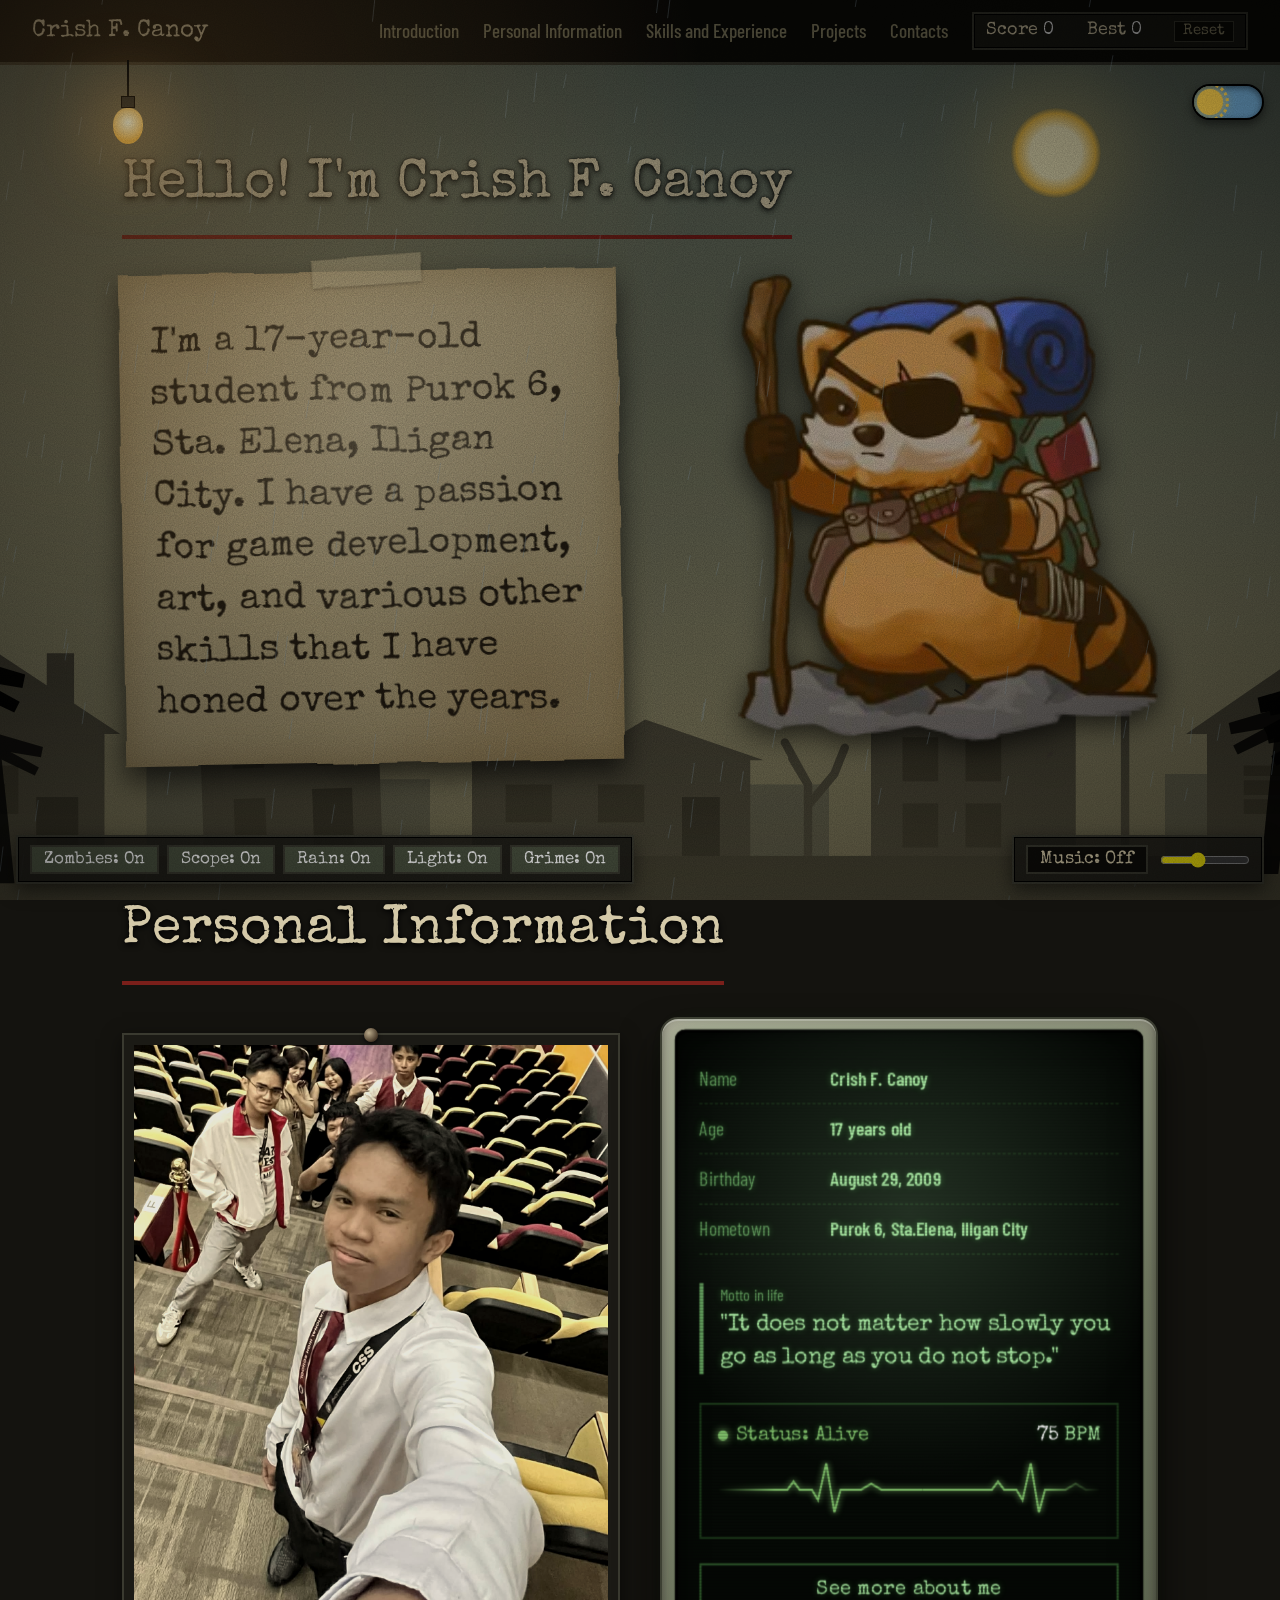
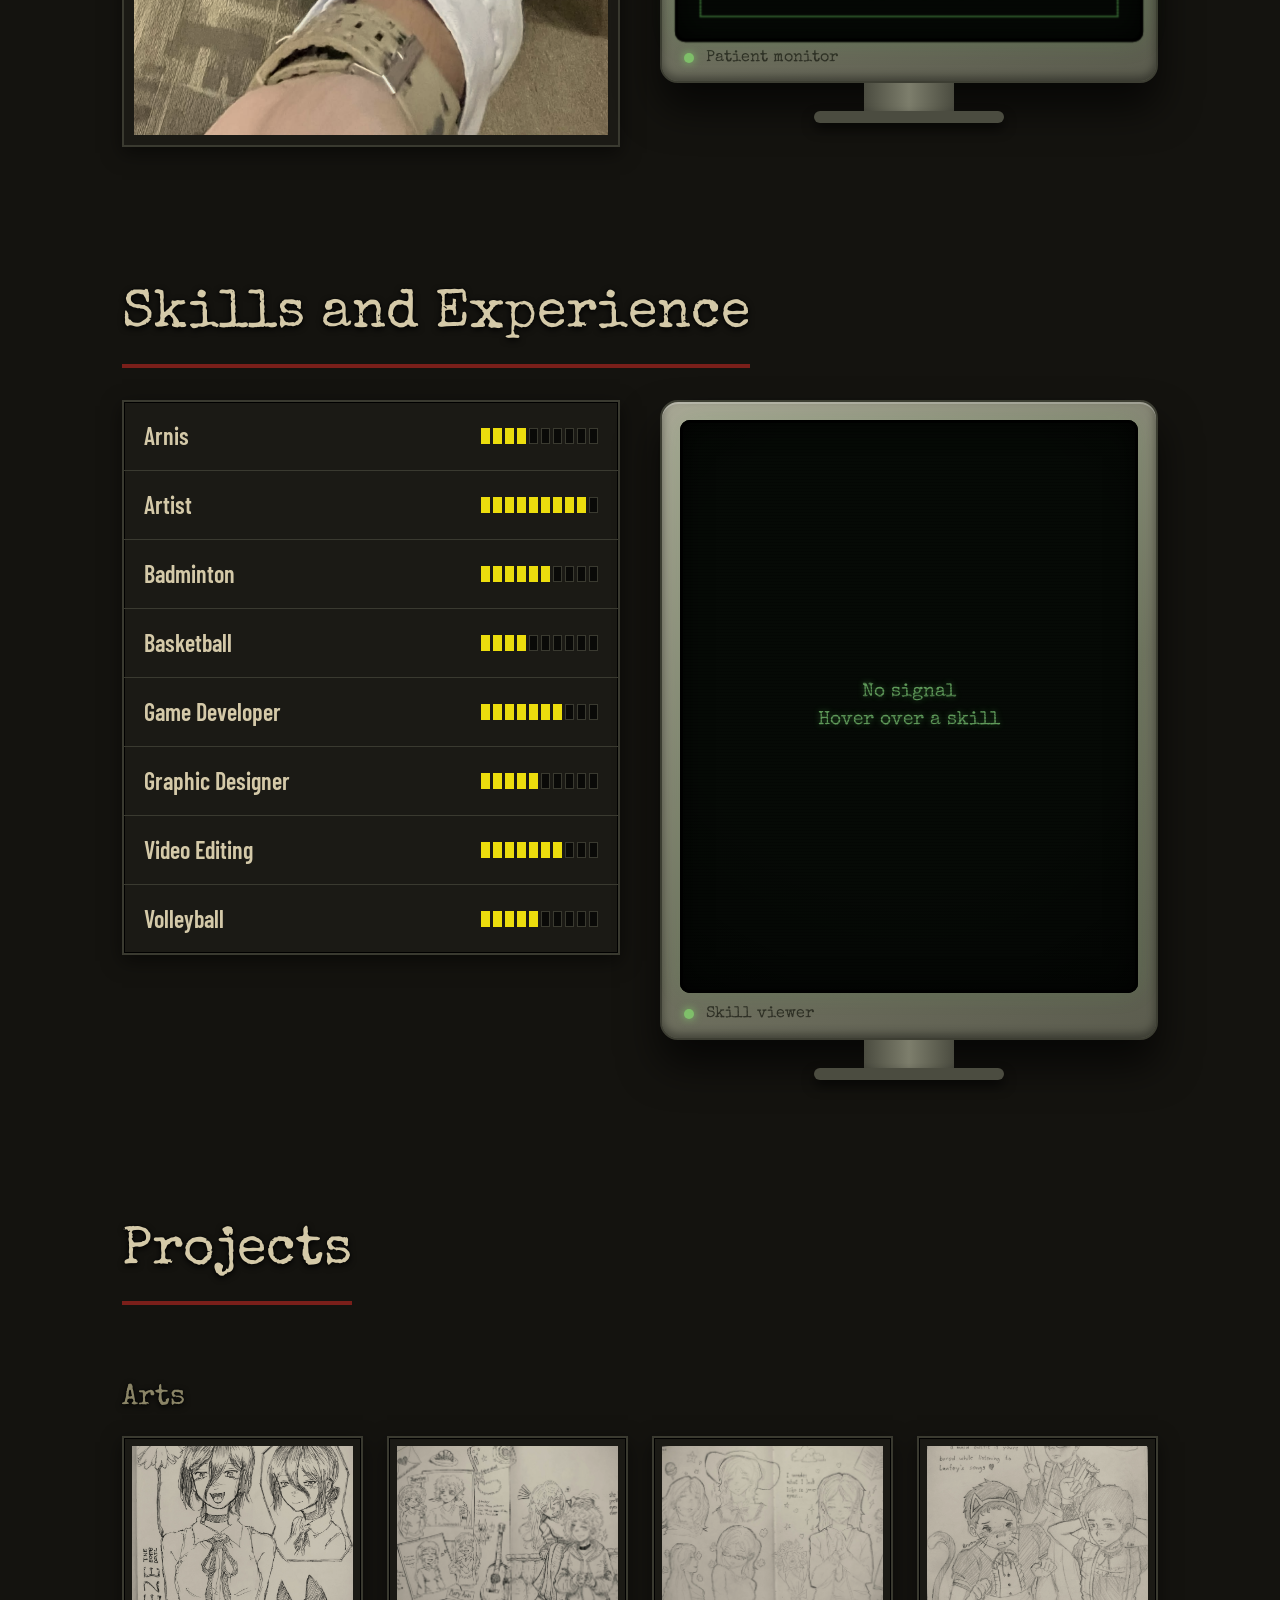
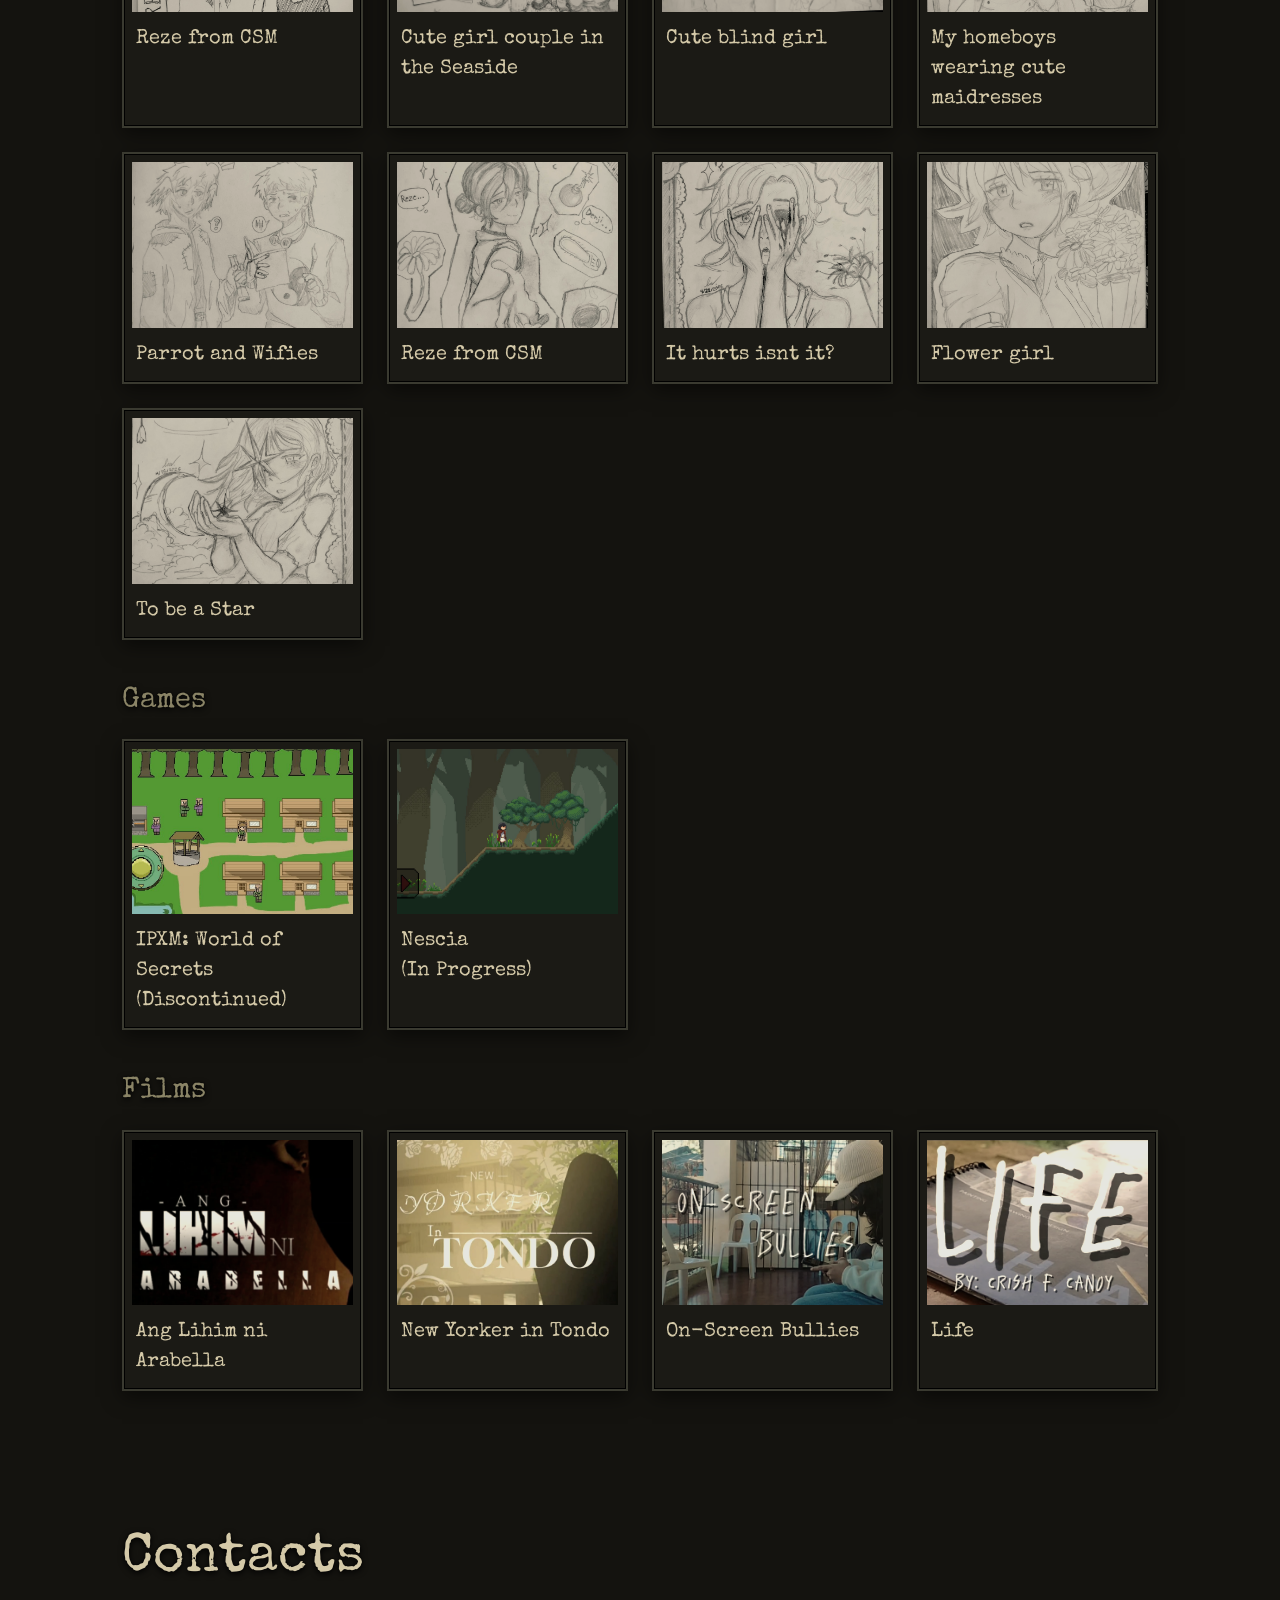
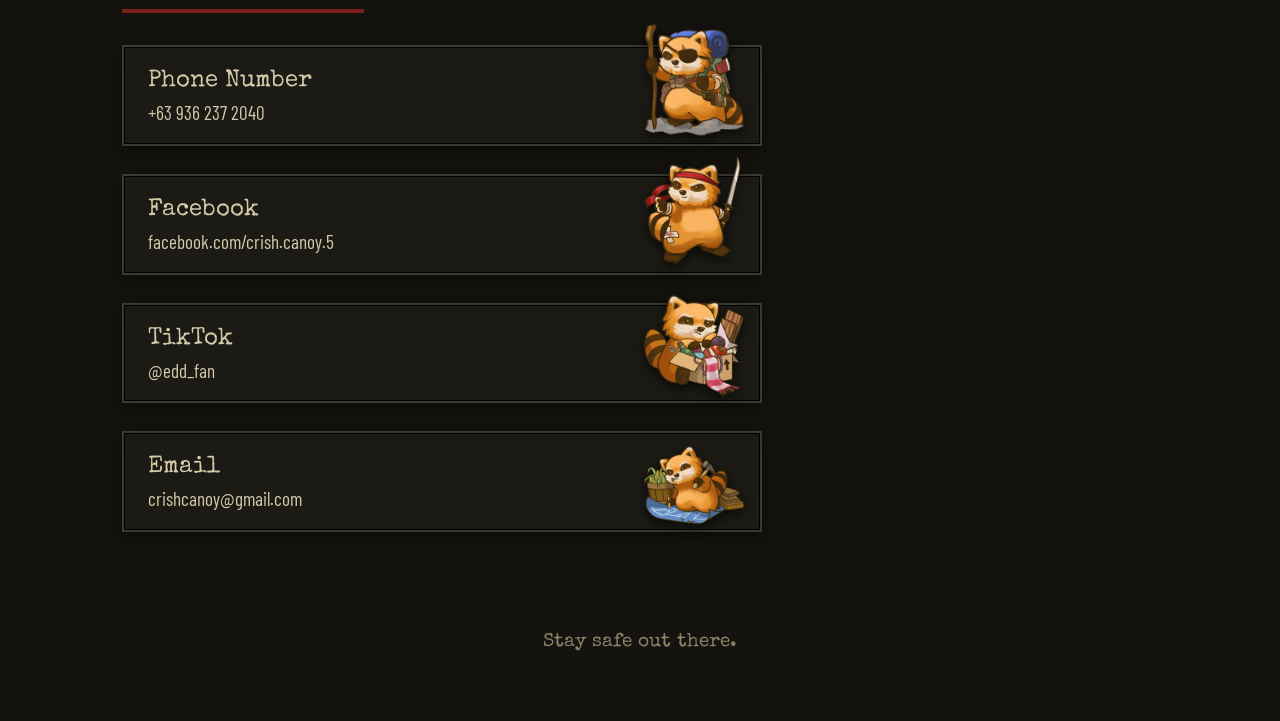
<file: index.html>
<!DOCTYPE html>
<html lang="en">
<head>
  <meta charset="UTF-8">
  <meta name="viewport" content="width=device-width, initial-scale=1">
  <title>Crish F. Canoy Portfolio</title>
  <link rel="preconnect" href="https://fonts.googleapis.com">
  <link rel="preconnect" href="https://fonts.gstatic.com" crossorigin>
  <link href="https://fonts.googleapis.com/css2?family=Barlow+Condensed:wght@400;500;600&family=Special+Elite&display=swap" rel="stylesheet">
  <script>try{if(sessionStorage.getItem("slideBack")){document.documentElement.classList.add("from-left");sessionStorage.removeItem("slideBack")}}catch(e){}</script>
  <link rel="stylesheet" href="style.css">
</head>
<body>
  <svg width="0" height="0" style="position:absolute" aria-hidden="true">
  <filter id="paperWave" x="-10%" y="-10%" width="120%" height="130%">
    <feTurbulence type="fractalNoise" baseFrequency="0.01 0.02" numOctaves="1" seed="3" result="noise">
      <animate attributeName="baseFrequency" dur="8s"
               values="0.01 0.02; 0.016 0.012; 0.01 0.02" repeatCount="indefinite"/>
    </feTurbulence>
    <feDisplacementMap in="SourceGraphic" in2="noise" scale="8" xChannelSelector="R" yChannelSelector="G"/>
  </filter>
</svg>
  <div class="backdrop" aria-hidden="true"></div>
  <div class="grime" id="grime" aria-hidden="true"></div>

  <header class="topbar">
  <a class="brand" href="#introduction">Crish F. Canoy</a>
  <nav aria-label="Main">
    <a href="#introduction">Introduction</a>
    <a href="#personal-information">Personal Information</a>
    <a href="#skills">Skills and Experience</a>
    <a href="#projects">Projects</a>
    <a href="#contacts">Contacts</a>
  </nav>
<div class="score-box" role="group" aria-label="Score">
  <span>Score <b id="scoreValue">0</b></span>
  <span>Best <b id="bestValue">0</b></span>
  <button type="button" id="scoreReset" aria-label="Reset score">Reset</button>
</div>
</header>

<main>
  <!-- 1. INTRODUCTION -->
<section id="introduction" class="section">
  <h2 class="section-title">Hello! I'm Crish F. Canoy</h2>
  <div class="split intro-split">
<div class="paper-wrap" id="paperWrap">
  <div class="paper" id="paper">
    <p class="intro-text">
      I'm a 17-year-old student from Purok 6, Sta. Elena, Iligan City. I have a passion for game development, art, and various other skills that I have honed over the years.
    </p>
  </div>
</div>
    <figure class="intro-image">
  <img id="introSpiffo" src="assets/SpiffoSurvivor.webp" alt="Spiffo survivor">
</figure>
  </div>
</section>

    <!-- 2. PERSONAL INFORMATION -->
    <section id="personal-information" class="section">
      <h2 class="section-title">Personal Information</h2>
      <div class="split">
        <figure class="photo">
          <img src="assets/profile.jpg" alt="Your photo">
        </figure>
        <div class="monitor-wrap" id="monitorWrap">
  <div class="monitor" id="monitor">
    <div class="monitor-body">
      <div class="monitor-screen">
        <dl class="details">
          <div><dt>Name</dt><dd>Crish F. Canoy</dd></div>
          <div><dt>Age</dt><dd>17 years old</dd></div>
          <div><dt>Birthday</dt><dd>August 29, 2009</dd></div>
          <div><dt>Hometown</dt><dd>Purok 6, Sta.Elena, Iligan City</dd></div>
        </dl>
        <blockquote class="motto">
          <span>Motto in life</span>
          "It does not matter how slowly you go as long as you do not stop."
        </blockquote>
        <div class="vitals">
          <div class="vitals-head">
            <span class="status"><i class="dot"></i>Status: Alive</span>
            <span class="bpm"><b id="bpm">78</b> BPM</span>
          </div>
          <div class="ecg">
            <svg viewBox="0 0 800 60" aria-hidden="true">
              <defs><path id="beat" d="M0 30H60L68 30L74 22L80 30H92L98 40L106 4L114 52L120 30H140L150 24L160 30H200"/></defs>
              <g class="ecg-line">
                <use href="#beat"/><use href="#beat" x="200"/><use href="#beat" x="400"/><use href="#beat" x="600"/>
              </g>
            </svg>
          </div>
        </div>
        <a class="btn" href="about.html" data-transition>See more about me</a>
      </div>
      <div class="monitor-chin"><span class="led"></span><span class="chin-label">Patient monitor</span></div>
    </div>
    <div class="monitor-stand"></div>
  </div>
</div>
    </section>

    <!-- 3. SKILLS AND EXPERIENCE -->
    <section id="skills" class="section">
      <h2 class="section-title">Skills and Experience</h2>
      <div class="split">
        <ul class="skill-list" id="skillList">

          <li tabindex="0" data-skill="arnis" data-level="4"><span class="skill-name">Arnis</span><span class="pips"></span></li>
          <li tabindex="0" data-skill="artist" data-level="9"><span class="skill-name">Artist</span><span class="pips"></span></li>
          <li tabindex="0" data-skill="badminton" data-level="6"><span class="skill-name">Badminton</span><span class="pips"></span></li>
          <li tabindex="0" data-skill="basketball" data-level="4"><span class="skill-name">Basketball</span><span class="pips"></span></li>
          <li tabindex="0" data-skill="game-developer" data-level="7"><span class="skill-name">Game Developer</span><span class="pips"></span></li>
          <li tabindex="0" data-skill="graphic-designer" data-level="5"><span class="skill-name">Graphic Designer</span><span class="pips"></span></li>
          <li tabindex="0" data-skill="video-editing" data-level="7"><span class="skill-name">Video Editing</span><span class="pips"></span></li>
          <li tabindex="0" data-skill="volleyball" data-level="5"><span class="skill-name">Volleyball</span><span class="pips"></span></li>
        </ul>
        <div class="sk-monitor">
  <div class="monitor-body">
    <div class="preview" id="preview" aria-live="polite">
      <p class="preview-hint">No signal<br>Hover over a skill</p>
      <div class="frames" id="frames"></div>
      <canvas class="screen-static" id="screenStatic" aria-hidden="true"></canvas>
      <p class="preview-caption" id="previewCaption"></p>
    </div>
    <div class="monitor-chin"><span class="led"></span><span class="chin-label">Skill viewer</span></div>
  </div>
  <div class="monitor-stand"></div>
</div>
      </div>
    </section>

   <!-- 4. PROJECTS -->
<section id="projects" class="section">
  <h2 class="section-title">Projects</h2>

  <h3 class="group-title">Arts</h3>
  <div class="grid">
    <figure class="card" tabindex="0" role="button" data-type="Art"
            data-description="One of my favorite characters in anime.">
      <img src="assets/d1.jpg" alt="Art project 1">
      <figcaption>Reze from CSM</figcaption>
    </figure>
    <figure class="card" tabindex="0" role="button" data-type="Art"
            data-description="A cute illustration of two girls couple by the seaside.">
      <img src="assets/d2.jpg" alt="Art project 2">
      <figcaption>Cute girl couple in the Seaside</figcaption>
    </figure>
    <figure class="card" tabindex="0" role="button" data-type="Art"
            data-description="A drawing of my blind girl oc.">
      <img src="assets/d3.jpg" alt="Art project 3">
      <figcaption>Cute blind girl</figcaption>
    </figure>
    <figure class="card" tabindex="0" role="button" data-type="Art"
            data-description="My homeboys wearing cute maidresses, I was bored and one of them pisses me off so I drew them like this.">
      <img src="assets/d4.jpg" alt="Art project 4">
      <figcaption>My homeboys wearing cute maidresses</figcaption>
    </figure>
    <figure class="card" tabindex="0" role="button" data-type="Art"
            data-description="A fanart of my favorite mcyt characters from Unstable SMP.">
      <img src="assets/d5.jpg" alt="Art project 5">
      <figcaption>Parrot and Wifies</figcaption>
    </figure>
    <figure class="card" tabindex="0" role="button" data-type="Art"
            data-description="Yet another drawing of my all time favorite character in an anime.">
      <img src="assets/d6.jpg" alt="Art project 6">
      <figcaption>Reze from CSM</figcaption>
    </figure>
    <figure class="card" tabindex="0" role="button" data-type="Art"
            data-description="A drawing of a girl with a sad expression.">
      <img src="assets/d7.jpg" alt="Art project 7">
      <figcaption>It hurts isnt it?</figcaption>
    </figure>
    <figure class="card" tabindex="0" role="button" data-type="Art"
            data-description="A drawing of a girl carrying a bouquet of flowers on a field.">
      <img src="assets/d8.jpg" alt="Art project 8">
      <figcaption>Flower girl</figcaption>
    </figure>
    <figure class="card" tabindex="0" role="button" data-type="Art"
            data-description="A drawing of a dying girl sacrificing herself to become a star.">
      <img src="assets/d10.jpg" alt="Art project 9">
      <figcaption>To be a Star</figcaption>
    </figure>

  </div>

  <h3 class="group-title">Games</h3>
  <div class="grid">
    <figure class="card" tabindex="0" role="button" data-type="Game"
            data-images="assets/g3.jpg, assets/g4.jpg, assets/g5.jpg, assets/g6.jpg, assets/g7.jpg, assets/g8.jpg, assets/g9.jpg"
            data-description="This game is a 2d RPG game where the player explores a world filled with secrets and challenges. The game was developed using this so called Max2D engine from playstore, and I was responsible for the programming, level design, and art assets. Players navigate through various environments, solve puzzles, and uncover hidden lore as they progress through the story, sadly I lost the game files and discontinued the project.">
      <img src="assets/g1.jpg" alt="Game project 1">
      <figcaption>IPXM: World of Secrets <br> (Discontinued) </figcaption>
    </figure>
    <figure class="card" tabindex="0" role="button" data-type="Game"
            data-images="assets/g10.jpg, assets/g11.jpg, assets/g12.jpg, assets/g13.jpg"
            data-description="This game is a 2d action platformer game where the player controls a character with unique abilities to navigate through challenging levels filled with enemies and obstacles. The game was developed using Unity, and I was responsible for the programming, level design, and art assets. Players must use their skills and reflexes to overcome various challenges and defeat bosses as they progress through the game. The project is still in development, and I am continuously working on improving the gameplay mechanics and adding new content.">
      <img src="assets/g2.jpg" alt="Game project 2">
      <figcaption>Nescia <br> (In Progress) </figcaption>
    </figure>
  </div>

    <h3 class="group-title">Films</h3>
  <div class="grid">
    <figure class="card" tabindex="0" role="button" data-type="Film"
    data-video="https://drive.google.com/file/d/19xoMzbBjX6PpiLuKn2jb9aT-iOqGWKwK/view?usp=sharing"
        data-description="A film about a Woman who massacred 5 people including her own children and husband, after she was raped by a man in the other country and cursed by an old lady.">
      <img src="assets/Lihim.jpg" alt="Film project 1">
      <figcaption>Ang Lihim ni Arabella</figcaption>
    </figure>
    <figure class="card" tabindex="0" role="button" data-type="Film"
    data-video="https://drive.google.com/file/d/1h_vaoea3xwcVf4XdU7tIZSwj1hKpPP76/view?usp=sharing"
        data-description="New Yorker in Tondo is a satirical comedy about a Filipino woman who returns to her humble Manila hometown after a year in New York and adopts a pretentious American persona, only for her childhood friends to shatter her illusions and force her to embrace her true identity.">
      <img src="assets/Tondo.jpg" alt="Film project 2">
      <figcaption>New Yorker in Tondo</figcaption>
    </figure>
    <figure class="card" tabindex="0" role="button" data-type="Film"
    data-video="https://drive.google.com/file/d/1_AF_T4b-kiOByv8oEkXMsQRWQ1LfMtVd/view?usp=sharing"
        data-description="A film about the impact of cyber-bullying in schools and how to resolve it.">
      <img src="assets/Bully.jpg" alt="Film project 3">
      <figcaption>On-Screen Bullies</figcaption>
    </figure>
    <figure class="card" tabindex="0" role="button" data-type="Film"
     data-video="https://drive.google.com/file/d/1Br2SlLkgcso7OWK0x2byaCo5wmVtjrZ1/view?usp=sharing"
        data-description="A film about how life can be an Art on my perspective.">
      <img src="assets/Life.jpg" alt="Film project 4">
      <figcaption>Life</figcaption>
    </figure>
  </div>
</section>


    <!-- 5. CONTACTS -->
    <section id="contacts" class="section">
      <h2 class="section-title">Contacts</h2>
      <ul class="contact-list">
  <li>
    <a href="tel:+639362372040">
      <span class="contact-text"><span class="contact-label">Phone Number</span>+63 936 237 2040</span>
      <span class="spiffo" aria-hidden="true">
        <img class="spiffo-idle"  src="assets/SpiffoSurvivor2.webp" alt="">
        <img class="spiffo-hover" src="assets/SpiffoSurvivor2.webp" alt="">
      </span>
    </a>
  </li>
  <li>
    <a href="https://www.facebook.com/crish.canoy.5" target="_blank" rel="noopener">
      <span class="contact-text"><span class="contact-label">Facebook</span>facebook.com/crish.canoy.5</span>
      <span class="spiffo" aria-hidden="true">
        <img class="spiffo-idle"  src="assets/SpiffoBrawler.webp" alt="">
        <img class="spiffo-hover" src="assets/SpiffoBrawler.webp" alt="">
      </span>
    </a>
  </li>
  <li>
    <a href="https://www.tiktok.com/@edd_fan" target="_blank" rel="noopener">
      <span class="contact-text"><span class="contact-label">TikTok</span>@edd_fan</span>
      <span class="spiffo" aria-hidden="true">
        <img class="spiffo-idle"  src="assets/SpiffoPacking.webp" alt="">
        <img class="spiffo-hover" src="assets/SpiffoPacking.webp" alt="">
      </span>
    </a>
  </li>
  <li>
    <a href="mailto:crishcanoy@gmail.com">
      <span class="contact-text"><span class="contact-label">Email</span>crishcanoy@gmail.com</span>
      <span class="spiffo" aria-hidden="true">
        <img class="spiffo-idle"  src="assets/SpiffoBuilder.webp" alt="">
        <img class="spiffo-hover" src="assets/SpiffoBuilder.webp" alt="">
      </span>
    </a>
  </li>
</ul>
    </section>
  </main>

  <footer class="footer">Stay safe out there.</footer>

<!-- Project preview (item inspect screen) -->
<dialog class="lightbox" id="lightbox" aria-labelledby="lbTitle">
  <button class="lb-close" id="lbClose" aria-label="Close preview">&times;</button>

  <div class="inspect-stage" id="lbStage">
    <div class="inspect-rig">
      <div class="inspect-float">
        <div class="inspect-item" id="lbItem">
          <div class="item-face item-front" id="lbFront"></div>
          <div class="item-face item-back" id="lbBack"></div>
        </div>
      </div>
      <div class="inspect-shadow" aria-hidden="true"></div>
    </div>
  </div>

  <div class="inspect-text">
    <p class="lb-type" id="lbType"></p>
    <h3 class="lb-title" id="lbTitle"></h3>
    <p class="lb-desc" id="lbDesc"></p>
    <p class="lb-hint" id="lbHint"></p>
  </div>
</dialog>


<!-- Effects -->
<canvas class="rain" id="rainCanvas" aria-hidden="true"></canvas>
<div class="zombie-layer" id="zombieLayer" aria-hidden="true" hidden></div>
<div class="scope" id="scope" aria-hidden="true" hidden>
  <svg viewBox="0 0 60 60" width="60" height="60">
    <circle cx="30" cy="30" r="22" fill="none" stroke="currentColor" stroke-width="2"/>
    <path d="M30 2v18M30 40v18M2 30h18M40 30h18" stroke="currentColor" stroke-width="2"/>
    <circle cx="30" cy="30" r="2" fill="#c0392b"/>
  </svg>
</div>
<div class="muzzle-flash" id="muzzleFlash" aria-hidden="true"></div>
<div class="light-overlay" id="lightOverlay" aria-hidden="true"></div>
<div class="bulb" id="bulb" aria-hidden="true">
  <span class="cord"></span>
  <span class="cap"></span>
  <span class="glass"></span>
</div>

<div class="effects-panel" role="group" aria-label="Effects">
  <button type="button" data-effect="zombies" aria-pressed="true">Zombies: On</button>
  <button type="button" data-effect="scope" aria-pressed="true">Scope: On</button>
  <button type="button" data-effect="rain" aria-pressed="true">Rain: On</button>
  <button type="button" data-effect="light" aria-pressed="true">Light: On</button>
  <button type="button" data-effect="grime" aria-pressed="true">Grime: On</button>
</div>

<!-- Background music -->
<audio id="bgMusic" src="assets/MainTheme.mp3" loop preload="none"></audio>
<div class="music-player">
  <button id="musicToggle" type="button" aria-pressed="false">Music: Off</button>
  <input type="range" id="musicVolume" min="0" max="100" value="40" aria-label="Music volume">
</div>

  <script src="script.js"></script>
</body>
</html>
</file>
<file: style.css>
:root {
  --soot: #14130f;
  --panel: rgba(29, 28, 23, 0.88);
  --moss: #4a5240;
  --rust: #ecdd0d;
  --blood: #7a1f1a;
  --paper: #d4c9a8;
  --dim: #8a8466;
  --edge: #3a3a30;
  --lit: 1;
  --bulb-x: 10%;
}

* { box-sizing: border-box; margin: 0; padding: 0; }
html { scroll-behavior: smooth; scroll-padding-top: 72px; }

body {
  background: var(--soot);
  color: var(--paper);
  font-family: "Barlow Condensed", "Arial Narrow", sans-serif;
  font-size: 1.2rem;
  line-height: 1.5;
}

/* Grime overlay: vignette plus scratchy noise */
.grime {
  position: fixed; inset: 0; z-index: 50; pointer-events: none;
  background:
    radial-gradient(ellipse at center, transparent 45%, rgba(0, 0, 0, 0.75) 100%),
    url("data:image/svg+xml;utf8,<svg xmlns='http://www.w3.org/2000/svg' width='160' height='160'><filter id='n'><feTurbulence type='fractalNoise' baseFrequency='0.9' numOctaves='2'/><feColorMatrix values='0 0 0 0 0  0 0 0 0 0  0 0 0 0 0  0 0 0 0.5 0'/></filter><rect width='160' height='160' filter='url(%23n)'/></svg>");
  opacity: 0.55;
}

/* Top bar */
.topbar {
  position: sticky; top: 0; z-index: 40;
  display: flex; justify-content: space-between; align-items: center; flex-wrap: wrap; gap: 0.5rem 1.5rem;
  padding: 0.75rem 2rem;
  background: #0e0d0a;
  border-bottom: 3px solid var(--edge);
}
.brand { font-family: "Special Elite", serif; font-size: 1.5rem; color: var(--paper); text-decoration: none; margin-right: auto; }
.topbar nav { display: flex; gap: 1.5rem; flex-wrap: wrap; }
.topbar nav a { color: var(--dim); text-decoration: none; font-weight: 500; }
.topbar nav a:hover, .topbar nav a:focus-visible { color: var(--paper); }

a:focus-visible, li:focus-visible { outline: 2px solid var(--rust); outline-offset: 3px; }

/* Sections */
.section { max-width: 1100px; margin: 0 auto; padding: 5rem 2rem 3rem; }
.section-title {
  font-family: "Special Elite", serif; font-weight: 400;
  font-size: clamp(2.2rem, 5vw, 3.4rem);
  color: var(--paper);
  margin-bottom: 2rem;
  padding-bottom: 0.5rem;
  border-bottom: 4px solid var(--blood);
  display: inline-block;
}
.group-title { font-family: "Special Elite", serif; font-weight: 400; font-size: 1.8rem; margin: 2.5rem 0 1rem; color: var(--dim); }

.split { display: grid; grid-template-columns: minmax(0, 1fr) minmax(0, 1fr); gap: 2.5rem; align-items: start; }

/* Panels in the style of a survival-game UI */
.panel, .skill-list, .preview, .card, .contact-list a {
  background: var(--panel);
  border: 2px solid var(--edge);
  box-shadow: inset 0 0 0 1px #000, 0 6px 18px rgba(0, 0, 0, 0.5);
}

/* Introduction */
.photo {
  position: relative;
  margin-top: 1rem;
  border: 2px solid var(--edge);
  background: var(--panel);
  padding: 10px;
  box-shadow: 0 6px 18px rgba(0, 0, 0, 0.5);
  transform-origin: 50% 0;               /* swings from the nail at the top */
  animation: poster-swing 5s ease-in-out infinite;
}

/* The nail the poster hangs from */
.photo::before {
  content: "";
  position: absolute;
  top: -7px; left: 50%;
  width: 14px; height: 14px;
  margin-left: -7px;
  border-radius: 50%;
  background: radial-gradient(circle at 35% 35%, #b9a98a, #4a3b2a 70%);
  box-shadow: 0 2px 4px rgba(0, 0, 0, 0.7);
  z-index: 1;
}

@keyframes poster-swing {
  0%   { transform: rotate(-3deg); }
  50%  { transform: rotate(3deg); }
  100% { transform: rotate(-3deg); }
}
.photo img { width: 100%; display: block; filter: sepia(0.35) contrast(1.05) brightness(0.9); }
.panel { padding: 1.75rem; }
.details div { display: flex; gap: 1rem; padding: 0.6rem 0; border-bottom: 1px dashed var(--edge); }
.details dt { width: 7rem; color: var(--dim); }
.details dd { font-weight: 600; }
.motto { margin-top: 1.75rem; font-family: "Special Elite", serif; font-size: 1.4rem; line-height: 1.4; border-left: 4px solid var(--blood); padding-left: 1rem; }
.motto span { display: block; font-family: "Barlow Condensed", sans-serif; font-size: 1rem; color: var(--dim); margin-bottom: 0.25rem; }

/* Introduction text */
.intro-panel { padding: 2rem; }

.intro-split { align-items: center; }

.intro-image {
  display: flex;
  justify-content: right;
  align-items: flex-end;
  /* no border, background, or padding, so the transparent parts stay see-through */
}
.intro-image img {
  
  width: 100%;
  max-width: 420px;
  height: auto;
  max-height: 520px;
  object-fit: contain;
  display: block;
  /* shadow follows the shape of your cutout */
  filter: drop-shadow(0 8px 14px rgba(0, 0, 0, 0.7));
}

.intro-image img { transition: opacity 0.35s ease; }
.intro-image img.swapping { opacity: 0; }

.intro-text {
  font-family: "Special Elite", serif;
  font-size: clamp(1.5rem, 3.5vw, 2.3rem);
  line-height: 1.4;
  border-left: 4px solid var(--blood);
  padding-left: 1.25rem;
}

/* Skills */
.skill-list { list-style: none; }
.skill-list li {
  display: flex; justify-content: space-between; align-items: center; gap: 1rem;
  padding: 1rem 1.25rem; cursor: pointer;
  border-bottom: 1px solid var(--edge);
  position: relative;
  transition: background 0.15s, color 0.15s, scale 0.2s ease, box-shadow 0.2s ease;
}

.skill-list li:last-child { border-bottom: 0; }
.skill-list li:hover, .skill-list li.active, .skill-list li:focus-visible {
  background: var(--moss); color: #fff;
  scale: 1.06; z-index: 2;                 /* the little zoom-in */
  box-shadow: 0 8px 18px rgba(0, 0, 0, 0.6);
}
.skill-name { font-size: 1.5rem; font-weight: 600; }
.pips { display: flex; gap: 3px; }
.pips i { width: 9px; height: 16px; background: #0a0a08; border: 1px solid var(--edge); }
.pips i.on { background: var(--rust); border-color: var(--rust); }

.preview { position: relative; aspect-ratio: 4 / 5; overflow: hidden; display: grid; place-items: center; }
.preview-hint { color: var(--dim); text-align: center; padding: 1rem; }
.preview.playing .preview-hint { display: none; }
.frames { position: absolute; inset: 0; opacity: 0; transition: opacity 0.25s; }
.preview.playing .frames { opacity: 1; }
.frames img {
  position: absolute; inset: 0; width: 100%; height: 100%; object-fit: cover;
  opacity: 0;
  transition: opacity 0.35s ease 0.35s;   /* the old picture waits until the new one is in */
}
.frames img.current { opacity: 1; transition-delay: 0s; }
/* Placeholder frames get different tints so the cycle is visible; remove once you add real images */
.preview-caption {
  position: absolute; left: 0; right: 0; bottom: 0; z-index: 2;
  padding: 0.6rem 1rem; background: rgba(10, 10, 8, 0.85);
  font-family: "Special Elite", serif; font-size: 1.3rem;
  transform: translateY(100%); transition: transform 0.25s;
}
.preview.playing .preview-caption { transform: translateY(0); }

/* Projects */
.grid { display: grid; grid-template-columns: repeat(auto-fill, minmax(240px, 1fr)); gap: 1.5rem; }
.card {
  position: relative; padding: 8px;
  transition: scale 0.3s ease, opacity 0.3s ease, border-color 0.2s, box-shadow 0.3s;
}
.card img { transition: filter 0.3s; }

/* Eye icon + "View Project" over the picture */
.card::after {
  content: "View Project";
  position: absolute; top: 8px; left: 8px; right: 8px; aspect-ratio: 4 / 3;
  display: flex; align-items: center; justify-content: center;
  padding-top: 3.4rem;
  font-family: "Special Elite", serif; font-size: 1.25rem; letter-spacing: 0.06em; color: var(--paper);
  background:
    url("data:image/svg+xml;utf8,<svg xmlns='http://www.w3.org/2000/svg' viewBox='0 0 24 24' fill='none' stroke='%23e8dfc4' stroke-width='1.6' stroke-linecap='round' stroke-linejoin='round'><path d='M1.5 12S5.5 4.5 12 4.5 22.5 12 22.5 12 18.5 19.5 12 19.5 1.5 12 1.5 12Z'/><circle cx='12' cy='12' r='3.2'/></svg>") no-repeat center calc(50% - 1.2rem) / 3rem 3rem,
    rgba(10, 10, 8, 0.6);
  opacity: 0; pointer-events: none; transition: opacity 0.25s;
}

@media (hover: hover) {
  /* hovered project zooms in */
  .card:hover, .card:focus-visible {
    scale: 1.08; z-index: 3; border-color: var(--rust);
    box-shadow: inset 0 0 0 1px #000, 0 18px 34px rgba(0, 0, 0, 0.7);
  }
  .card:hover::after, .card:focus-visible::after { opacity: 1; }
  .card:hover img, .card:focus-visible img { filter: none; }

  /* every other project zooms out */
  #projects:has(.card:hover, .card:focus-visible) .card:not(:hover):not(:focus-visible) {
    scale: 0.92; opacity: 0.55;
  }
}
.card img { width: 100%; aspect-ratio: 4 / 3; object-fit: cover; display: block; filter: sepia(0.3) brightness(0.9); }
.card figcaption { padding: 0.75rem 0.25rem 0.25rem; font-family: "Special Elite", serif; font-size: 1.25rem; }

/* Contacts */
.contact-list { list-style: none; display: grid; gap: 1.75rem; max-width: 640px; }
.contact-list a {
  position: relative;
  display: flex; align-items: center;
  min-height: 5.5rem;
  padding: 1rem 9rem 1rem 1.5rem;
  color: var(--paper); text-decoration: none;
  transition: background 0.15s, border-color 0.15s, scale 0.25s ease, box-shadow 0.25s;
}
.contact-label { display: block; font-family: "Special Elite", serif; font-size: 1.5rem; }
.contact-list a:hover, .contact-list a:focus-visible {
  background: var(--moss); border-color: var(--rust);
  scale: 1.04;
  box-shadow: inset 0 0 0 1px #000, 0 14px 26px rgba(0, 0, 0, 0.7);
}

/* Spiffo on the right */
.spiffo {
  position: absolute; right: 1rem; bottom: 4px;
  width: 100px; height: 130px;
  pointer-events: none;
  transition: translate 0.25s ease;
}
.spiffo img {
  position: absolute; inset: 0; width: 100%; height: 100%;
  object-fit: contain; object-position: bottom;
  filter: drop-shadow(0 4px 6px rgba(0, 0, 0, 0.65));
  transition: opacity 0.2s ease;
}
.spiffo-hover { opacity: 0; }
.contact-list a:hover .spiffo-idle, .contact-list a:focus-visible .spiffo-idle { opacity: 0; }
.contact-list a:hover .spiffo-hover, .contact-list a:focus-visible .spiffo-hover { opacity: 1; }
.contact-list a:hover .spiffo, .contact-list a:focus-visible .spiffo { translate: 0 -6px; }

/* PLACEHOLDER LOOK: delete this line once you have a real hover image */
.spiffo img.spiffo-hover { filter: drop-shadow(0 4px 6px rgba(0, 0, 0, 0.65)) hue-rotate(150deg) saturate(1.4); }

@media (max-width: 800px) {
  .contact-list a { padding-right: 6.5rem; }
  .spiffo { width: 72px; height: 96px; right: 0.75rem; }
}

.footer { text-align: center; padding: 3rem 1rem 4rem; color: var(--dim); font-family: "Special Elite", serif; }

/* Project preview */
.lb-close {
  position: absolute; top: 0.5rem; right: 0.75rem; z-index: 2;
  width: 2.4rem; height: 2.4rem;
  font-size: 1.8rem; line-height: 1;
  color: var(--paper); background: #0e0d0a;
  border: 2px solid var(--edge); cursor: pointer;
}
.lb-close:hover, .lb-close:focus-visible { background: var(--blood); border-color: var(--rust); }
body.no-scroll { overflow: hidden; }

/* Project preview: item-inspect screen */
.lightbox {
  --paper-noise: url("data:image/svg+xml;utf8,<svg xmlns='http://www.w3.org/2000/svg' width='160' height='160'><filter id='n'><feTurbulence type='fractalNoise' baseFrequency='0.9' numOctaves='2' stitchTiles='stitch'/><feColorMatrix values='0 0 0 0 0.35 0 0 0 0 0.3 0 0 0 0 0.2 0 0 0 0.35 0'/></filter><rect width='100%' height='100%' filter='url(%23n)'/></svg>");
  width: 100vw; height: 100vh; height: 100dvh;
  max-width: none; max-height: none; margin: 0; padding: 0; border: 0;
  overflow: hidden; color: var(--paper);
  background:
    radial-gradient(ellipse 55% 50% at 50% 38%, rgba(150, 135, 80, 0.22), transparent 70%),
    radial-gradient(ellipse at center, #1a1914 0%, #070705 100%);
}
.lightbox[open] { display: flex; flex-direction: column; animation: inspect-fade 0.3s ease-out; }
.lightbox::backdrop { background: #000; }
.lightbox::after {
  content: ""; position: absolute; inset: 0; pointer-events: none;
  background: radial-gradient(ellipse at center, transparent 60%, rgba(0, 0, 0, 0.55) 100%);
}
@keyframes inspect-fade { from { opacity: 0; } }
@keyframes inspect-rise { from { translate: 0 60px; scale: 0.8; } }

.inspect-stage { position: relative; flex: 1 1 auto; min-height: 0; display: flex; align-items: center; justify-content: center; padding: 4rem 1.5rem 0; }
.lightbox[open] .inspect-stage { animation: inspect-rise 0.55s cubic-bezier(0.2, 0.8, 0.2, 1); }
.inspect-rig { display: flex; flex-direction: column; align-items: center; gap: 2.2rem; perspective: 1100px; }

/* Floating (art and games) */
.inspect-float { transform-style: preserve-3d; animation: inspect-float 5s ease-in-out infinite; }
@keyframes inspect-float {
  0%, 100% { translate: 0 -8px;  rotate: 0 1 0 -7deg; }
  50%      { translate: 0 12px;  rotate: 0 1 0  7deg; }
}
.inspect-shadow {
  width: min(420px, 60vw); height: 26px;
  background: radial-gradient(ellipse at center, rgba(0, 0, 0, 0.7), transparent 70%);
  animation: inspect-shadow 5s ease-in-out infinite;
}
@keyframes inspect-shadow {
  0%, 100% { scale: 0.85; opacity: 0.55; }
  50%      { scale: 1;    opacity: 0.9; }
}

/* The item (drag to rotate) */
.inspect-item {
  --rx: 0deg; --ry: 0deg;
  position: relative; transform-style: preserve-3d;
  transform: rotateX(var(--rx)) rotateY(var(--ry));
  transition: transform 0.35s cubic-bezier(0.2, 0.8, 0.2, 1);
  cursor: grab; touch-action: none; user-select: none; -webkit-user-select: none;
}
.inspect-item.dragging { transition: none; cursor: grabbing; }
.item-face { -webkit-backface-visibility: hidden; backface-visibility: hidden; }
.item-front { position: relative; }
.item-back {
  position: absolute; inset: 0; transform: rotateY(180deg);
  display: grid; place-items: center; padding: 1.5rem; text-align: center;
  font-family: "Special Elite", serif; font-size: 1.6rem;
}

/* ===== ART: a sheet of paper ===== */
.lightbox[data-kind="art"] .item-front {
  padding: 18px; border-radius: 2px;
  background: var(--paper-noise), linear-gradient(135deg, #f3ebd0, #dccfa9);
  box-shadow: inset 0 0 0 1px rgba(90, 70, 30, 0.25), 0 0 40px rgba(180, 160, 90, 0.15), 0 18px 40px rgba(0, 0, 0, 0.7);
}
.lightbox[data-kind="art"] .item-front img {
  display: block; width: auto; height: auto;
  min-width: min(380px, 70vw); max-width: min(620px, 84vw); max-height: 44vh;
  object-fit: contain; pointer-events: none;
  border: 1px solid rgba(60, 45, 20, 0.35);
  filter: sepia(0.12) contrast(1.04);
}
.lightbox[data-kind="art"] .item-front::before {          /* tape */
  content: ""; position: absolute; top: -12px; left: 50%; z-index: 2;
  width: 96px; height: 26px; translate: -50% 0; rotate: -2deg;
  background: rgba(232, 222, 172, 0.65); box-shadow: 0 1px 3px rgba(0, 0, 0, 0.35);
}
.lightbox[data-kind="art"] .item-front::after {           /* fold lines + soft light across the paper */
  content: ""; position: absolute; inset: 0; pointer-events: none; border-radius: inherit;
  background:
    linear-gradient(90deg, transparent 49.7%, rgba(0, 0, 0, 0.12) 50%, rgba(255, 255, 255, 0.2) 50.3%, transparent 50.6%),
    linear-gradient(0deg,  transparent 49.7%, rgba(0, 0, 0, 0.10) 50%, rgba(255, 255, 255, 0.18) 50.3%, transparent 50.6%),
    linear-gradient(120deg, rgba(255, 255, 255, 0.18), transparent 35%, transparent 70%, rgba(0, 0, 0, 0.12));
}
.lightbox[data-kind="art"] .item-back {
  background: var(--paper-noise), #e6dbbb; color: #4a4330;
  border: 1px solid rgba(90, 70, 30, 0.3); border-radius: 2px;
}

/* ===== GAMES: landscape phone ===== */
.phone {
  --sw: min(700px, 80vw, calc(40vh * 19.5 / 9));
  position: relative; padding: 14px 16px 14px 44px; border-radius: 38px;
  background: linear-gradient(145deg, #2b2b2b, #0d0d0d 60%, #1c1c1c);
  box-shadow: inset 0 0 0 2px #3d3d3d, inset 0 0 0 5px #0a0a0a, 0 0 40px rgba(180, 160, 90, 0.15), 0 22px 44px rgba(0, 0, 0, 0.75);
}
.phone::before {                                           /* speaker slit on the left */
  content: ""; position: absolute; left: 16px; top: 50%; translate: 0 -50%;
  width: 8px; height: 58px; border-radius: 6px; background: #050505; box-shadow: inset 0 0 0 1px #222;
}
.phone::after {                                            /* camera */
  content: ""; position: absolute; left: 15px; top: calc(50% - 50px);
  width: 11px; height: 11px; border-radius: 50%;
  background: radial-gradient(circle at 35% 35%, #3a4a6a, #05070c 70%);
}
.phone-side { position: absolute; top: -4px; height: 5px; border-radius: 3px 3px 0 0; background: #222; }
.phone-side-a { right: 110px; width: 56px; }
.phone-side-b { right: 60px;  width: 36px; }

.phone-screen { position: relative; width: var(--sw); aspect-ratio: 19.5 / 9; overflow: hidden; border-radius: 18px; background: #000; box-shadow: 0 0 0 2px #000; }
.phone-screen .slide {
  position: absolute; inset: 0; width: 100%; height: 100%;
  object-fit: cover;                                       /* change to "contain" to show the whole picture */
  opacity: 0; transition: opacity 0.35s ease; pointer-events: none;
}
.phone-screen .slide.active { opacity: 1; }

.phone-nav {
  position: absolute; top: 50%; translate: 0 -50%; z-index: 2;
  width: 44px; height: 44px; display: grid; place-items: center;
  color: var(--paper); background: rgba(10, 10, 8, 0.55);
  border: 2px solid rgba(232, 223, 196, 0.35); border-radius: 50%; cursor: pointer;
  transition: background 0.15s, border-color 0.15s, scale 0.15s;
}
.phone-nav.prev { left: 12px; }
.phone-nav.next { right: 12px; }
.phone-nav:hover, .phone-nav:focus-visible { background: var(--blood); border-color: var(--rust); scale: 1.1; }
.phone-dots { position: absolute; left: 0; right: 0; bottom: 10px; z-index: 2; display: flex; justify-content: center; gap: 6px; pointer-events: none; }
.phone-dots i { width: 8px; height: 8px; border-radius: 50%; background: rgba(232, 223, 196, 0.35); }
.phone-dots i.on { background: var(--paper); }
.phone.single .phone-nav, .phone.single .phone-dots { display: none; }

.lightbox[data-kind="game"] .item-back {
  border-radius: 38px; color: #6d6a58;
  background: linear-gradient(145deg, #222, #0c0c0c); box-shadow: inset 0 0 0 2px #333;
}

/* ===== FILMS: TV (does not float) ===== */
.lightbox[data-kind="film"] .inspect-float { animation: none; rotate: none; translate: none; transform-style: flat; }
.lightbox[data-kind="film"] .inspect-item { transform: none; transform-style: flat; cursor: default; touch-action: auto; user-select: auto; -webkit-user-select: auto; }
.lightbox[data-kind="film"] .item-back { display: none; }
.lightbox[data-kind="film"] .inspect-rig { gap: 0; }
.lightbox[data-kind="film"] .inspect-shadow { animation: none; scale: 1; opacity: 0.9; margin-top: -12px; }

.tv { --tw: min(640px, 66vw, calc(38vh * 16 / 9)); display: flex; flex-direction: column; align-items: center; }
.tv-ant { position: relative; width: 160px; height: 70px; }
.tv-ant::before, .tv-ant::after {
  content: ""; position: absolute; bottom: 0; left: 50%; width: 3px; height: 74px; border-radius: 2px;
  background: linear-gradient(#c9c9c9, #666); transform-origin: bottom center;
}
.tv-ant::before { rotate: -28deg; }
.tv-ant::after  { rotate: 24deg; }
.tv-body {
  display: flex; gap: 14px; padding: 22px; border-radius: 28px;
  background: linear-gradient(160deg, #4b3b2a, #2a2016 70%);
  box-shadow: inset 0 0 0 2px #6a5640, inset 0 0 0 5px #1a130c, 0 22px 44px rgba(0, 0, 0, 0.75);
}
.tv-screen {
  position: relative; width: var(--tw); aspect-ratio: 16 / 9; overflow: hidden;
  border-radius: 22px / 18px; background: #000;
  box-shadow: inset 0 0 28px rgba(0, 0, 0, 0.9), 0 0 0 4px #0e0b07, 0 0 0 7px #5a4a38;
}
.tv-screen video, .tv-screen iframe, .tv-screen img {
  position: absolute; inset: 0; width: 100%; height: 100%; border: 0; object-fit: cover;
}
.tv-glass {                                                /* glass reflection + faint scanlines (clicks pass through) */
  position: absolute; inset: 0; z-index: 2; pointer-events: none; border-radius: inherit;
  background:
    radial-gradient(ellipse at 30% 20%, rgba(255, 255, 255, 0.12), transparent 45%),
    repeating-linear-gradient(0deg, rgba(0, 0, 0, 0.08) 0 1px, transparent 1px 3px);
  box-shadow: inset 0 0 60px rgba(0, 0, 0, 0.55);
}
.tv-panel { width: 92px; display: flex; flex-direction: column; align-items: center; gap: 14px; padding: 10px 0; }
.tv-knob {
  position: relative; width: 44px; height: 44px; border-radius: 50%;
  background: radial-gradient(circle at 35% 30%, #d6d0c0, #6e6858 60%, #2b2822);
  box-shadow: 0 3px 6px rgba(0, 0, 0, 0.6), inset 0 0 0 2px #1a160f;
}
.tv-knob::after { content: ""; position: absolute; left: 50%; top: 5px; width: 3px; height: 12px; translate: -50% 0; border-radius: 2px; background: #1a160f; }
.tv-knob:nth-child(2) { rotate: 70deg; }
.tv-speaker {
  flex: 1; width: 64px; min-height: 60px; border-radius: 8px;
  background: repeating-linear-gradient(0deg, #0e0b07 0 3px, #3a2e20 3px 7px);
  box-shadow: inset 0 0 0 2px #1a130c;
}
.tv-led { width: 10px; height: 10px; border-radius: 50%; background: #d4372c; box-shadow: 0 0 10px #d4372c; }
.tv-feet { display: flex; justify-content: space-between; width: calc(100% - 90px); }
.tv-feet::before, .tv-feet::after { content: ""; width: 54px; height: 14px; border-radius: 0 0 8px 8px; background: linear-gradient(#2a2016, #120d08); }

@media (max-width: 700px) {
  .tv { --tw: min(640px, 62vw, calc(38vh * 16 / 9)); }
  .tv-body { padding: 14px; gap: 8px; }
  .tv-panel { width: 50px; gap: 10px; }
  .tv-knob { width: 30px; height: 30px; }
  .tv-knob::after { top: 3px; height: 8px; }
  .tv-speaker { width: 34px; }
  .phone { padding: 10px 10px 10px 30px; border-radius: 28px; }
  .phone::before { left: 10px; height: 40px; }
  .phone::after { left: 9px; top: calc(50% - 38px); }
  .phone-nav { width: 36px; height: 36px; }
}

/* Description under the item */
.inspect-text { position: relative; z-index: 1; width: min(760px, 100%); margin: 0 auto; padding: 1rem 1.5rem 2rem; text-align: center; max-height: 36vh; overflow-y: auto; }
.lb-type { color: var(--dim); font-size: 1.1rem; letter-spacing: 0.15em; text-transform: uppercase; }
.lb-title { display: inline-block; font-family: "Special Elite", serif; font-weight: 400; font-size: 2.2rem; line-height: 1.2; margin: 0.2rem 0 0.9rem; padding: 0 1.5rem 0.4rem; border-bottom: 3px solid var(--blood); }
.lb-desc { white-space: pre-line; font-size: 1.2rem; line-height: 1.5; }
.lb-hint { margin-top: 1rem; color: var(--dim); font-size: 1rem; letter-spacing: 0.08em; }

/* Music player */
.music-player {
  position: fixed; right: 1rem; bottom: 1rem; z-index: 45;
  display: flex; align-items: center; gap: 0.75rem;
  padding: 0.5rem 0.75rem;
  background: var(--panel);
  border: 2px solid var(--edge);
  box-shadow: inset 0 0 0 1px #000, 0 6px 18px rgba(0, 0, 0, 0.5);
}
.music-player button {
  font-family: "Special Elite", serif; font-size: 1.1rem;
  color: var(--paper); background: #0e0d0a;
  border: 2px solid var(--edge); padding: 0.25rem 0.75rem; cursor: pointer;
}
.music-player button:hover, .music-player button:focus-visible { border-color: var(--rust); }
.music-player button[aria-pressed="true"] { background: var(--moss); color: #fff; }
.music-player input[type="range"] { width: 90px; accent-color: var(--rust); cursor: pointer; }

/* Effects */
.rain[hidden], .light-overlay[hidden], .bulb[hidden], .grime[hidden] { display: none; }

.rain {
  position: fixed; inset: 0; z-index: 43;
  width: 100%; height: 100%;
  pointer-events: none;
}

/* Darkness around the bulb, with a warm glow that follows its brightness */
.light-overlay {
  position: fixed; inset: 0; z-index: 44; pointer-events: none;
  background:
    radial-gradient(circle at var(--bulb-x) 110px,
      rgba(255, 190, 100, calc(var(--lit) * 0.2)) 0,
      transparent 45vmax),
    rgba(0, 0, 0, calc(0.55 - var(--lit) * 0.25));
}

/* Hanging light bulb */
.bulb {
  position: fixed; top: 60px; left: var(--bulb-x); z-index: 44;
  transform: translateX(-50%);
  display: flex; flex-direction: column; align-items: center;
  pointer-events: none;
}
.bulb .cord { width: 2px; height: 36px; background: #0a0a08; }
.bulb .cap { width: 14px; height: 12px; background: #2b2a23; border: 1px solid #000; }
.bulb .glass {
  width: 30px; height: 36px; border-radius: 50% 50% 55% 55%;
  background: radial-gradient(circle at 50% 40%, #fff6d0, #f2b84b 70%);
  opacity: calc(0.25 + var(--lit) * 0.75);
  box-shadow: 0 0 calc(var(--lit) * 70px) calc(var(--lit) * 18px) rgba(255, 190, 100, 0.55);
}

/* Effects control panel */
.effects-panel {
  position: fixed; left: 1rem; bottom: 1rem; z-index: 45;
  display: flex; flex-wrap: wrap; gap: 0.5rem;
  padding: 0.5rem 0.75rem;
  background: var(--panel);
  border: 2px solid var(--edge);
  box-shadow: inset 0 0 0 1px #000, 0 6px 18px rgba(0, 0, 0, 0.5);
}
.effects-panel button {
  font-family: "Special Elite", serif; font-size: 1.05rem;
  color: var(--paper); background: #0e0d0a;
  border: 2px solid var(--edge); padding: 0.25rem 0.75rem; cursor: pointer;
}
.effects-panel button:hover, .effects-panel button:focus-visible { border-color: var(--rust); }
.effects-panel button[aria-pressed="true"] { background: var(--moss); color: #fff; }

/* Scope cursor and bullet holes */
html.scope-on, html.scope-on * { cursor: none !important; }
/* Show the normal cursor while the project preview is open */
html.scope-on:has(dialog[open]), html.scope-on:has(dialog[open]) * { cursor: auto !important; }

.scope {
  position: fixed; left: 0; top: 0; z-index: 60;
  width: 60px; height: 60px;
  color: var(--paper);
  pointer-events: none;
  transform: translate(-100px, -100px);   /* starts off-screen until the mouse moves */
}
.scope[hidden] { display: none; }
.scope svg { display: block; filter: drop-shadow(0 0 2px #000); }
.scope.fire svg { animation: recoil 0.15s ease-out; }
@keyframes recoil { from { transform: scale(1.35); } to { transform: scale(1); } }

.bullet-hole {
  position: absolute; z-index: 46;
  width: 16px; height: 16px;
  margin: -8px 0 0 -8px;
  border-radius: 50%;
  pointer-events: none;
  background: radial-gradient(circle, #000 0 38%, #1a1713 40% 55%, transparent 72%);
  box-shadow: 0 0 0 1px rgba(0, 0, 0, 0.4);
  animation: hole-life 5s linear forwards;
}
@keyframes hole-life {
  0%   { opacity: 1; transform: scale(1.4); }
  5%   { transform: scale(1); }
  80%  { opacity: 1; }
  100% { opacity: 0; }
}

/* Muzzle flash and shake */
.muzzle-flash {
  position: fixed; inset: 0; z-index: 47;
  pointer-events: none;
  opacity: 0;
  mix-blend-mode: screen;
  background:
    radial-gradient(circle at var(--fx, 50%) var(--fy, 50%),
      rgba(255, 235, 170, 0.95) 0,
      rgba(255, 170, 60, 0.55) 90px,
      rgba(255, 120, 30, 0.18) 260px,
      transparent 480px);
}
.muzzle-flash.fire { animation: flash 0.14s ease-out; }
@keyframes flash {
  0%   { opacity: 1; }
  100% { opacity: 0; }
}

.shake { animation: shake 0.18s ease-out; }
@keyframes shake {
  0%   { transform: translate(var(--sx, 3px), var(--sy, 3px)); }
  30%  { transform: translate(calc(var(--sx, 3px) * -0.7), calc(var(--sy, 3px) * -0.5)); }
  60%  { transform: translate(calc(var(--sx, 3px) * 0.4), calc(var(--sy, 3px) * 0.3)); }
  100% { transform: translate(0, 0); }
}

/* Zombie shadows */
/* Keeps the page content above the zombie layer */
main, .footer { position: relative; z-index: 1; }

.zombie-layer {
  position: fixed; inset: 0; z-index: 0;
  overflow: hidden; pointer-events: none;
}
.zombie-layer[hidden] { display: none; }

.zombie { position: absolute; left: 0; color: #050504; }
.zombie.flip .z-flip { transform: scaleX(-1); }
.zombie svg {
  display: block; width: 100%; height: 100%;
  transform-origin: 50% 100%;
  animation: zombie-walk 1.3s ease-in-out infinite;
}
@keyframes zombie-walk {
  0%, 100% { transform: translateY(0) rotate(-1.5deg); }
  50%      { transform: translateY(-6px) rotate(1.5deg); }
}

/* Shot zombie falls backward */
.zombie.dead svg { animation: zombie-fall 0.6s ease-in forwards; }
@keyframes zombie-fall {
  to { transform: rotate(-85deg) translateY(8%); opacity: 0; }
}

/* Blood splat when a zombie is hit */
.bullet-hole.blood {
  width: 34px; height: 34px; margin: -17px 0 0 -17px;
  background: radial-gradient(circle, #5a0d0a 0 35%, rgba(122, 31, 26, 0.8) 50%, transparent 72%);
  box-shadow: none;
}

/* Score */
.score-box {
  display: flex; align-items: center; gap: 1rem;
  padding: 0.25rem 0.75rem;
  background: var(--panel);
  border: 2px solid var(--edge);
  box-shadow: inset 0 0 0 1px #000;
  font-family: "Special Elite", serif; font-size: 1.1rem;
}
.score-box b { color: #fff; font-weight: 400; display: inline-block; min-width: 2.5ch; }
.score-box b.bump { animation: score-bump 0.25s ease-out; }
@keyframes score-bump {
  0%   { transform: scale(1.6); color: #e0b040; }
  100% { transform: scale(1); }
}
.score-box button {
  font-family: "Special Elite", serif; font-size: 0.95rem;
  color: var(--dim); background: #0e0d0a;
  border: 1px solid var(--edge); padding: 0.1rem 0.5rem; cursor: pointer;
}
.score-box button:hover, .score-box button:focus-visible { color: var(--paper); border-color: var(--rust); }

/* Floating points when a zombie is hit */
.score-pop {
  position: fixed; z-index: 55; pointer-events: none;
  transform: translate(-50%, -50%);
  font-family: "Special Elite", serif; font-size: 1.6rem;
  color: #e0b040; text-shadow: 0 0 4px #000, 0 2px 6px #000;
  animation: score-pop 0.9s ease-out forwards;
}
@keyframes score-pop {
  from { opacity: 1; margin-top: 0; }
  to   { opacity: 0; margin-top: -60px; }
}

/* Heart rate monitor */
.vitals { margin-top: 1.75rem; padding: 1rem; background: #0a0a08; border: 2px solid var(--edge); }
.vitals-head { display: flex; justify-content: space-between; align-items: center; margin-bottom: 0.5rem; font-family: "Special Elite", serif; }
.status { display: flex; align-items: center; gap: 0.5rem; color: #7fbf6a; }
.dot { width: 10px; height: 10px; border-radius: 50%; background: #7fbf6a; box-shadow: 0 0 8px #7fbf6a; animation: blink 1s steps(2, start) infinite; }
@keyframes blink { 50% { opacity: 0.25; } }
.bpm b { font-weight: 400; color: #fff; }
.ecg {
  overflow: hidden; height: 60px;
  -webkit-mask-image: linear-gradient(90deg, transparent, #000 15%, #000 85%, transparent);
  mask-image: linear-gradient(90deg, transparent, #000 15%, #000 85%, transparent);
}
.ecg svg { display: block; width: 800px; height: 60px; animation: ecg-scroll 0.8s linear infinite; }
.ecg-line { fill: none; stroke: #7fbf6a; stroke-width: 2; filter: drop-shadow(0 0 3px #7fbf6a); }
@keyframes ecg-scroll { to { transform: translateX(-200px); } }

/* Button */
.btn {
  display: block; margin-top: 1.5rem; padding: 0.6rem 1.5rem; text-align: center;
  font-family: "Special Elite", serif; font-size: 1.25rem;
  color: var(--paper); background: #0e0d0a;
  border: 2px solid var(--edge); text-decoration: none;
  transition: background 0.15s, border-color 0.15s;
}
.btn:hover, .btn:focus-visible { background: var(--blood); border-color: var(--rust); color: #fff; }
#sports .btn { display: inline-block; margin-top: 3rem; }

/* Tiles (favorite games and sports) */
.tiles { display: grid; grid-template-columns: repeat(auto-fill, minmax(200px, 1fr)); gap: 1.5rem; }
.tile {
  display: block; width: 100%; padding: 8px; font: inherit; text-align: center;
  color: var(--paper); background: var(--panel);
  border: 2px solid var(--edge);
  box-shadow: inset 0 0 0 1px #000, 0 6px 18px rgba(0, 0, 0, 0.5);
}
.tile img { width: 100%; aspect-ratio: 1 / 1; object-fit: cover; display: block; filter: sepia(0.3) brightness(0.9); }
.tile-name { display: block; padding: 0.75rem 0.25rem 0.25rem; font-family: "Special Elite", serif; font-size: 1.25rem; }
.tile.game { cursor: pointer; transition: translate 0.25s ease, scale 0.25s ease, border-color 0.25s, box-shadow 0.25s; }
.tile.game:hover, .tile.game:focus-visible {
  translate: 0 -12px; scale: 1.07;
  border-color: var(--rust);
  box-shadow: inset 0 0 0 1px #000, 0 22px 30px rgba(0, 0, 0, 0.75);
}
.tile.game:focus-visible { outline: 2px solid var(--rust); outline-offset: 3px; }

/* Game preview: info panel on the right, pictures floating on the left */
.drawer {
  --panel-w: min(460px, 100vw);
  margin: 0; padding: 0; border: 0;
  width: 100vw; height: 100vh; height: 100dvh; max-width: none; max-height: none;
  overflow: hidden; color: var(--paper); background: transparent;
}
.drawer[open] { display: flex; }
.drawer::backdrop { background: rgba(5, 5, 3, 0.72); }
.drawer[open]::backdrop { animation: fade-in 0.35s ease-out; }
.drawer.closing::backdrop { animation: fade-out 0.3s ease-in forwards; }
@keyframes drawer-in  { from { transform: translateX(100%); } }
@keyframes drawer-out { to   { transform: translateX(100%); } }
@keyframes fade-in    { from { opacity: 0; } }
@keyframes fade-out   { to   { opacity: 0; } }
.drawer[open] .drawer-panel { animation: drawer-in 0.35s ease-out; }
.drawer.closing .drawer-panel { animation: drawer-out 0.3s ease-in forwards; }
.drawer[open] .gallery { animation: fade-in 0.45s ease-out; }
.drawer.closing .gallery { animation: fade-out 0.3s ease-in forwards; }

/* Info panel (right) */
.drawer-panel {
  flex: 0 0 var(--panel-w); width: var(--panel-w); height: 100%; overflow-y: auto;
  background: #181711; border-left: 3px solid var(--edge); box-shadow: -10px 0 40px rgba(0, 0, 0, 0.7);
}
.drawer-close {
  position: absolute; top: 0.75rem; right: 0.75rem; z-index: 5;
  width: 2.4rem; height: 2.4rem; font-size: 1.8rem; line-height: 1;
  color: var(--paper); background: #0e0d0a; border: 2px solid var(--edge); cursor: pointer;
}
.drawer-close:hover, .drawer-close:focus-visible { background: var(--blood); border-color: var(--rust); }
.drawer-body { padding: 3.5rem 1.75rem 2rem; }
.drawer-body img { width: 100%; aspect-ratio: 1 / 1; object-fit: cover; display: block; border: 2px solid var(--edge); margin-bottom: 1.25rem; }
.drawer-body h3 { font-family: "Special Elite", serif; font-weight: 400; font-size: 2rem; line-height: 1.2; padding-bottom: 0.5rem; margin-bottom: 1rem; border-bottom: 3px solid var(--blood); }
.file-info div { display: flex; gap: 1rem; padding: 0.4rem 0; border-bottom: 1px dashed var(--edge); }
.file-info dt { width: 6rem; color: var(--dim); }
.file-info dd { font-weight: 600; }
.drawer-body p { margin-top: 1.25rem; white-space: pre-line; }

/* Gallery (left): one big picture, two small ones. Click a small one to swap. */
.gallery { position: relative; flex: 1 1 auto; min-width: 0; height: 100%; }
.gshot {
  position: absolute; left: 50%; top: 50%;
  width: min(560px, 74%, 78vh);
  transition: translate 0.55s cubic-bezier(0.2, 0.8, 0.2, 1), scale 0.55s cubic-bezier(0.2, 0.8, 0.2, 1);
}
.gshot[data-slot="main"] { translate: -50% -78%; scale: 1;   z-index: 3; --tilt: -1.5deg; }
.gshot[data-slot="a"]    { translate: -76% 6%;   scale: 0.4; z-index: 2; --tilt: -5deg; cursor: pointer; }
.gshot[data-slot="b"]    { translate: -24% 6%;   scale: 0.4; z-index: 2; --tilt: 4deg;  cursor: pointer; }
.gallery.count-2 .gshot[data-slot="a"] { translate: -50% 6%; }   /* only one small picture: centre it */
.gshot:focus-visible { outline: 2px solid var(--rust); outline-offset: 8px; }

/* Each picture floats up and down at its own pace */
.gshot-float { animation: gfloat 5.2s ease-in-out infinite; }
.gshot:nth-child(2) .gshot-float { animation-duration: 6.1s; animation-delay: -1.8s; }
.gshot:nth-child(3) .gshot-float { animation-duration: 5.6s; animation-delay: -3.2s; }
.gshot:hover .gshot-float { animation-play-state: paused; }
@keyframes gfloat {
  0%, 100% { translate: 0 0; }
  50%      { translate: 0 -12px; }
}
.gallery-hint { position: absolute; left: 0; right: 0; top: 1rem; text-align: center; color: var(--dim); font-size: 1rem; letter-spacing: 0.06em; pointer-events: none; }

/* The paper print */
.shot-paper {
  --rx: 0deg; --ry: 0deg; --gx: 50%; --gy: 50%;
  position: relative;
  padding: 10px 10px 34px;                 /* thicker bottom, like a printed photo */
  background:
    url("data:image/svg+xml;utf8,<svg xmlns='http://www.w3.org/2000/svg' width='160' height='160'><filter id='n'><feTurbulence type='fractalNoise' baseFrequency='0.9' numOctaves='2' stitchTiles='stitch'/><feColorMatrix values='0 0 0 0 0.35 0 0 0 0 0.3 0 0 0 0 0.2 0 0 0 0.35 0'/></filter><rect width='100%' height='100%' filter='url(%23n)'/></svg>"),
    linear-gradient(135deg, #efe6c9, #d9ceab);
  box-shadow: inset 0 1px 0 rgba(255, 255, 255, 0.45), 0 14px 22px rgba(0, 0, 0, 0.6), 0 2px 4px rgba(0, 0, 0, 0.5);
  rotate: var(--tilt, 0deg);
  transform: perspective(700px) rotateX(var(--rx)) rotateY(var(--ry));
  transition: transform 0.18s ease-out, rotate 0.55s ease, scale 0.25s ease, box-shadow 0.25s;
}
.shot-paper:hover { scale: 1.06; box-shadow: inset 0 1px 0 rgba(255, 255, 255, 0.45), 0 22px 34px rgba(0, 0, 0, 0.7), 0 2px 4px rgba(0, 0, 0, 0.5); }
.shot-paper img {
  display: block; width: 100%; aspect-ratio: 16 / 10; object-fit: cover;
  border: 1px solid rgba(0, 0, 0, 0.4);
  filter: sepia(0.15) contrast(1.05);      /* slightly faded print */
}
.shot-paper::before {                      /* piece of tape on top */
  content: ""; position: absolute; top: -12px; left: 50%; width: 84px; height: 24px;
  translate: -50% 0; rotate: -3deg;
  background: rgba(232, 222, 172, 0.6);
  box-shadow: 0 1px 3px rgba(0, 0, 0, 0.35);
}
.shot-paper::after {                       /* light sheen that follows the mouse */
  content: ""; position: absolute; inset: 10px 10px 34px; pointer-events: none;
  background: radial-gradient(circle at var(--gx) var(--gy), rgba(255, 255, 255, 0.28), transparent 60%);
  opacity: 0; transition: opacity 0.25s;
}
.shot-paper:hover::after { opacity: 1; }

/* Narrow screens: pictures on top, info panel underneath */
@media (max-width: 960px) {
  .drawer[open] { flex-direction: column; }
  .gallery { flex: 0 0 46%; height: auto; }
  .gshot { width: min(560px, 74%, 36vh); }
  .gallery-hint { top: auto; bottom: 0.4rem; font-size: 0.9rem; }
  .drawer-panel { flex: 1 1 0; width: 100%; min-height: 0; border-left: 0; border-top: 3px solid var(--edge); }
}

/* Page transition */
body > * { animation: warp-in 0.8s ease-out backwards; }
@keyframes warp-in { from { scale: 0.8; opacity: 0; } }
body.leaving { overflow: hidden; }
body.leaving > *:not(script):not(audio):not(dialog) { animation: warp-out 0.75s ease-in forwards; }
@keyframes warp-out { to { scale: 2.2; opacity: 0; } }

/* 3D hospital monitor */
.monitor {
  --rx: 0deg; --ry: 0deg;
  transform-style: preserve-3d;
  transform: perspective(1000px) rotateX(var(--rx)) rotateY(var(--ry));
  transition: transform 0.15s ease-out;
  will-change: transform;
}
.monitor-body {
  transform-style: preserve-3d;
  padding: 18px 18px 8px;
  border-radius: 18px;
  background: linear-gradient(145deg, #a9a896, #6f705f 60%, #5b5c4e);
  border: 2px solid #3d3e33;
  box-shadow: inset 0 2px 0 rgba(255, 255, 255, 0.25), inset 0 -4px 10px rgba(0, 0, 0, 0.4), 0 25px 40px rgba(0, 0, 0, 0.65);
}
.monitor-screen {
  position: relative; overflow: hidden;
  transform: translateZ(22px);          /* the screen floats above the bezel */
  padding: 1.5rem; border-radius: 10px;
  background: #060a06; color: #a7e7a0;
  text-shadow: 0 0 6px rgba(120, 255, 120, 0.35);
  box-shadow: inset 0 0 30px rgba(0, 0, 0, 0.9), inset 0 0 0 3px #000, 0 0 25px rgba(80, 200, 80, 0.15);
}
/* Scanlines */
.monitor-screen::before {
  content: ""; position: absolute; inset: 0; z-index: 2; pointer-events: none;
  background: repeating-linear-gradient(0deg, rgba(0, 0, 0, 0.28) 0 1px, transparent 1px 3px);
}
/* Glare that follows the cursor */
.monitor-screen::after {
  content: ""; position: absolute; inset: 0; z-index: 2; pointer-events: none;
  background: radial-gradient(circle at var(--gx, 50%) var(--gy, 30%), rgba(190, 255, 190, 0.16), transparent 55%);
}
.monitor-chin { display: flex; align-items: center; gap: 0.75rem; padding: 0.6rem 0.25rem 0.2rem; color: #2f3026; font-family: "Special Elite", serif; font-size: 1rem; }
.chin-label { margin-right: auto; }
.led { width: 10px; height: 10px; border-radius: 50%; background: #7fbf6a; box-shadow: 0 0 8px #7fbf6a; }
.monitor-stand {
  position: relative; width: 90px; height: 30px; margin: 0 auto 14px;
  background: linear-gradient(90deg, #4b4c40, #7d7e6c, #4b4c40);
}
.monitor-stand::after {
  content: ""; position: absolute; left: 50%; bottom: -10px;
  width: 190px; height: 12px; transform: translateX(-50%);
  border-radius: 6px; background: #4b4c40;
  box-shadow: 0 6px 12px rgba(0, 0, 0, 0.6);
}

/* Screen colors for the content inside the monitor */
.monitor-screen .details dt { color: #5f9a5a; }
.monitor-screen .details div { border-bottom-color: #1d3a1b; }
.monitor-screen .motto { border-left-color: #5f9a5a; }
.monitor-screen .motto span { color: #5f9a5a; }
.monitor-screen .vitals { background: transparent; border-color: #1d3a1b; }
.monitor-screen .btn { color: #a7e7a0; background: #050805; border-color: #2f5a2c; }
.monitor-screen .btn:hover, .monitor-screen .btn:focus-visible { color: #fff; background: #1d3a1b; border-color: #7fbf6a; }

/* Tablet (page 2) */
.tablet-stage { padding: 2rem 1.5rem 1rem; }
.tablet {
    --rx: 0deg; --ry: 0deg;
  transform: perspective(1600px) rotateX(var(--rx)) rotateY(var(--ry));
  transition: transform 0.15s ease-out;
  will-change: transform;
  position: relative;
  max-width: 960px; margin: 0 auto;
  padding: 26px 22px 22px;
  border-radius: 36px;
  background: linear-gradient(145deg, #2b2c26, #14150f);
  border: 2px solid #3d3e33;
  box-shadow: inset 0 2px 0 rgba(255, 255, 255, 0.12), 0 30px 60px rgba(0, 0, 0, 0.75);
}
.tablet-camera {
  position: absolute; top: 9px; left: 50%;
  width: 9px; height: 9px; margin-left: -4px;
  border-radius: 50%;
  background: radial-gradient(circle at 35% 35%, #3a4a5a, #05070a 70%);
}
.tablet-screen {
  position: relative; overflow: hidden;
  display: flex; flex-direction: column;
  height: min(78vh, 780px);
  border-radius: 18px;
  background: linear-gradient(180deg, #11120e, #0a0b08);
  box-shadow: inset 0 0 0 2px #000;
}
/* Crack in the corner */
.tablet-screen::before {
  content: ""; position: absolute; top: 0; right: 0; z-index: 3;
  width: 150px; height: 150px; pointer-events: none;
  background: url("data:image/svg+xml;utf8,<svg xmlns='http://www.w3.org/2000/svg' viewBox='0 0 120 120'><g fill='none' stroke='white' stroke-opacity='.4'><path d='M120 0L70 40L50 38L20 70M70 40L78 82L60 118M50 38L30 10M78 82L112 96'/></g></svg>") no-repeat;
}
/* Glass reflection */
.tablet-screen::after {
  content: ""; position: absolute; inset: 0; z-index: 3; pointer-events: none;
  background:
    radial-gradient(circle at var(--gx, 50%) var(--gy, 30%), rgba(255, 255, 255, 0.09), transparent 50%),
    linear-gradient(115deg, rgba(255, 255, 255, 0.05) 0 28%, transparent 28%);
}
.status-bar {
  flex-shrink: 0;
  display: flex; justify-content: space-between; align-items: center;
  padding: 0.4rem 1.25rem;
  font-size: 1rem; color: #bfb99a;
  background: rgba(0, 0, 0, 0.45);
  border-bottom: 1px solid var(--edge);
}
.battery { color: #c0392b; }
.tablet-content {
  flex: 1; min-height: 0;
  overflow-y: auto; scroll-behavior: smooth;
  scrollbar-width: thin; scrollbar-color: var(--edge) transparent;
}
.tablet .section { max-width: none; padding: 2rem 1.75rem 1.5rem; }
.tablet .tile { border-radius: 18px; }
.tablet .tile img { border-radius: 12px; }
.home-bar { flex-shrink: 0; width: 120px; height: 5px; margin: 8px auto; border-radius: 3px; background: #8a8466; }

/* Values (page 2) */
.values { list-style: none; display: grid; grid-template-columns: repeat(auto-fill, minmax(220px, 1fr)); gap: 1.25rem; }
.value {
  padding: 1rem 1.25rem;
  background: var(--panel);
  border: 2px solid var(--edge);
  border-left: 4px solid var(--blood);
  box-shadow: inset 0 0 0 1px #000, 0 6px 18px rgba(0, 0, 0, 0.5);
}
.value-title { font-family: "Special Elite", serif; font-weight: 400; font-size: 1.5rem; line-height: 1.2; margin-bottom: 0.4rem; }
.value p { color: var(--paper); }

/* Zodiac sign (page 2): hologram on the left, details on the right */
.zodiac { display: grid; grid-template-columns: minmax(0, 0.95fr) minmax(0, 1.05fr); gap: 2rem; align-items: center; }

/* ---- Hologram ---- */
.holo { --holo: #7ff0ff; --holo-glow: #31d6ff; position: relative; width: min(100%, 320px); aspect-ratio: 4 / 5; margin: 0 auto; }
.holo-stage {
  position: absolute; left: 8%; right: 8%; top: 0; aspect-ratio: 1;
  perspective: 700px;
  animation: holo-float 5s ease-in-out infinite;
}
@keyframes holo-float { 0%, 100% { translate: 0 0; } 50% { translate: 0 -10px; } }

.holo-ring { position: absolute; inset: 0; width: 100%; height: 100%; fill: none; stroke: var(--holo); filter: drop-shadow(0 0 4px var(--holo-glow)); }
.ring-outer { opacity: 0.8; animation: holo-turn 28s linear infinite; }
.ring-inner { opacity: 0.55; animation: holo-turn 18s linear infinite reverse; }
.holo-ring .solid { stroke-width: 1; opacity: 0.7; }
.holo-ring .ticks { stroke-width: 6; stroke-dasharray: 1.2 8.2; opacity: 0.65; }
.holo-ring .arcs  { stroke-width: 1.6; stroke-dasharray: 90 40 20 40; }
.holo-ring .node  { fill: var(--holo); stroke: none; }
@keyframes holo-turn { to { rotate: 360deg; } }

.holo-glyph {
  position: absolute; left: 50%; top: 50%; width: 44%; translate: -50% -50%;
  fill: rgba(127, 240, 255, 0.38); stroke: var(--holo); stroke-width: 22; stroke-linejoin: round; overflow: visible;
  filter: drop-shadow(2px 0 0 rgba(255, 60, 150, 0.35)) drop-shadow(-2px 0 0 rgba(60, 255, 255, 0.35)) drop-shadow(0 0 6px var(--holo-glow)) drop-shadow(0 0 18px rgba(49, 214, 255, 0.75));
  animation: holo-sway 7s ease-in-out infinite, holo-flicker 4.6s steps(1) infinite;
}
@keyframes holo-sway { 0%, 100% { rotate: 0 1 0 -24deg; } 50% { rotate: 0 1 0 24deg; } }
@keyframes holo-flicker { 0%, 90%, 92%, 95%, 100% { opacity: 1; } 91% { opacity: 0.5; } 93% { opacity: 0.8; } 94% { opacity: 0.35; } }

/* scanlines and a sweeping light band */
.holo-scan {
  position: absolute; inset: 6%; border-radius: 50%; overflow: hidden; pointer-events: none; mix-blend-mode: screen;
  background: repeating-linear-gradient(0deg, rgba(127, 240, 255, 0) 0 2px, rgba(127, 240, 255, 0.14) 2px 3px);
  -webkit-mask-image: radial-gradient(circle, #000 55%, transparent 74%); mask-image: radial-gradient(circle, #000 55%, transparent 74%);
}
.holo-scan::after {
  content: ""; position: absolute; left: 0; right: 0; height: 22%;
  background: linear-gradient(to bottom, transparent, rgba(170, 250, 255, 0.4), transparent);
  animation: holo-sweep 3.6s linear infinite;
}
@keyframes holo-sweep { from { top: -25%; } to { top: 100%; } }

/* projector: light beam, halo, base */
.holo-beam {
  position: absolute; left: 50%; bottom: 17%; width: 60%; height: 40%; translate: -50% 0;
  background: linear-gradient(to top, rgba(91, 231, 255, 0.4), rgba(91, 231, 255, 0));
  clip-path: polygon(22% 100%, 78% 100%, 100% 0, 0 0);
  animation: holo-beam 3.2s ease-in-out infinite;
}
@keyframes holo-beam { 0%, 100% { opacity: 0.85; } 50% { opacity: 0.5; } }
.holo-halo {
  position: absolute; left: 50%; bottom: 14%; width: 74%; height: 13%; translate: -50% 0; border-radius: 50%;
  border: 2px solid rgba(127, 240, 255, 0.6);
  box-shadow: 0 0 14px rgba(91, 231, 255, 0.6), inset 0 0 14px rgba(91, 231, 255, 0.4);
  animation: holo-halo 3s ease-in-out infinite;
}
@keyframes holo-halo { 0%, 100% { scale: 1; opacity: 0.9; } 50% { scale: 1.06; opacity: 0.5; } }
.holo-base {
  position: absolute; left: 50%; bottom: 6%; width: 58%; height: 11%; translate: -50% 0; border-radius: 50%;
  background: radial-gradient(ellipse at 50% 35%, #25373e, #0a1114 70%);
  box-shadow: 0 0 0 2px #2c4650, 0 8px 18px rgba(0, 0, 0, 0.7), 0 0 26px rgba(91, 231, 255, 0.35), inset 0 0 12px rgba(91, 231, 255, 0.55);
}
.holo-dot {
  position: absolute; bottom: 18%; left: var(--x); width: 3px; height: 3px; border-radius: 50%;
  background: var(--holo); box-shadow: 0 0 6px var(--holo-glow); opacity: 0;
  animation: holo-rise 3.4s ease-out infinite; animation-delay: var(--d);
}
@keyframes holo-rise { 0% { translate: 0 0; opacity: 0; } 15% { opacity: 0.9; } 100% { translate: 0 -150px; opacity: 0; } }

/* ---- Details ---- */
.zodiac-info {
  padding: 1.25rem 1.5rem;
  background: var(--panel); border: 2px solid var(--edge); border-left: 4px solid var(--blood);
  box-shadow: inset 0 0 0 1px #000, 0 6px 18px rgba(0, 0, 0, 0.5);
}
.zodiac-kicker { color: var(--dim); font-size: 1.05rem; letter-spacing: 0.15em; text-transform: uppercase; }
.zodiac-name { font-family: "Special Elite", serif; font-weight: 400; font-size: 2.8rem; line-height: 1.05; }
.zodiac-sub { color: var(--dim); margin-bottom: 0.9rem; }
.zodiac-facts div { display: flex; gap: 1rem; padding: 0.4rem 0; border-bottom: 1px dashed var(--edge); }
.zodiac-facts dt { flex: 0 0 8.5rem; color: var(--dim); }
.zodiac-facts dd { font-weight: 600; }
.zodiac-traits { list-style: none; display: flex; flex-wrap: wrap; gap: 0.5rem; margin: 1rem 0; }
.zodiac-traits li {
  padding: 0.1rem 0.75rem; border-radius: 999px; font-size: 1rem; color: #bff7ff;
  border: 1px solid rgba(127, 240, 255, 0.45); background: rgba(49, 214, 255, 0.08);
}
.zodiac-desc { white-space: pre-line; }

@media (max-width: 800px) {
  .zodiac { grid-template-columns: minmax(0, 1fr); }
  .zodiac-facts dt { flex-basis: 7rem; }
}

/* Page transition: slide in from the right with fade */
html { overflow-x: hidden; }
body > * { animation: slide-in 0.6s ease-out backwards; }
@keyframes slide-in { from { translate: 120px 0; opacity: 0; } }
body.leaving > *:not(script):not(audio):not(dialog) { animation: slide-out 0.45s ease-in forwards; }
@keyframes slide-out { to { translate: -120px 0; opacity: 0; } }

/* Going back: the other direction */
body.leaving.back > *:not(script):not(audio):not(dialog) { animation: slide-out-right 0.45s ease-in forwards; }
@keyframes slide-out-right { to { translate: 120px 0; opacity: 0; } }
:where(html.from-left) body > * { animation-name: slide-in-left; }
@keyframes slide-in-left { from { translate: -120px 0; opacity: 0; } }

/* Introduction paper */
.paper {
  filter: url(#paperWave);
  position: relative;
  padding: 2.75rem 2rem 2.25rem;
  color: #2b2418;
  background:
    url("data:image/svg+xml;utf8,<svg xmlns='http://www.w3.org/2000/svg' width='160' height='160'><filter id='g'><feTurbulence type='fractalNoise' baseFrequency='0.8' numOctaves='2'/><feColorMatrix values='0 0 0 0 .35  0 0 0 0 .25  0 0 0 0 .1  0 0 0 .35 0'/></filter><rect width='160' height='160' filter='url(%23g)'/></svg>"),
    radial-gradient(circle at 82% 88%, rgba(120, 80, 30, 0.28), transparent 26%),
    radial-gradient(circle at 12% 18%, rgba(120, 90, 40, 0.14), transparent 32%),
    linear-gradient(160deg, #dccfa9, #c7b78c);
  box-shadow: inset 0 0 45px rgba(110, 80, 30, 0.4), 0 12px 26px rgba(0, 0, 0, 0.65);
    --rx: 0deg; --ry: 0deg;
  transform-style: preserve-3d;
  transform: perspective(1000px) rotateX(var(--rx)) rotateY(var(--ry)) rotate(-1deg);
  transition: transform 0.15s ease-out;
  will-change: transform;
}

/* Strip of tape */
.paper::before {
  content: "";
  position: absolute; top: -14px; left: 50%;
  width: 110px; height: 28px; margin-left: -55px;
  transform: translateZ(8px) rotate(-3deg);
  background: rgba(214, 204, 165, 0.6);
  box-shadow: 0 1px 3px rgba(0, 0, 0, 0.4);
}

/* Light that follows the cursor */
.paper::after {
  content: ""; position: absolute; inset: 0; pointer-events: none;
  background: radial-gradient(circle at var(--gx, 50%) var(--gy, 30%), rgba(255, 250, 225, 0.3), transparent 50%);
}

.paper .intro-text { border-left: 0; padding-left: 0; }

/* Day and night colors (registered so they change smoothly) */
@property --sky-top     { syntax: "<color>"; inherits: true; initial-value: #56635a; }
@property --sky-bottom  { syntax: "<color>"; inherits: true; initial-value: #9d9570; }
@property --house       { syntax: "<color>"; inherits: true; initial-value: #34322a; }
@property --far         { syntax: "<color>"; inherits: true; initial-value: #5f6050; }
@property --window      { syntax: "<color>"; inherits: true; initial-value: #1a1812; }
@property --ground      { syntax: "<color>"; inherits: true; initial-value: #23221b; }
@property --cloud-lit   { syntax: "<color>"; inherits: true; initial-value: #f2ead0; }
@property --cloud-shade { syntax: "<color>"; inherits: true; initial-value: #8a8a7a; }
@property --fog         { syntax: "<color>"; inherits: true; initial-value: rgba(157, 149, 112, 0.55); }
@property --track       { syntax: "<color>"; inherits: true; initial-value: #6fa8d0; }
@property --knob        { syntax: "<color>"; inherits: true; initial-value: #ffd34d; }

:root {
  --sky-top: #56635a; --sky-bottom: #9d9570; --house: #34322a; --far: #5f6050;
  --window: #1a1812; --ground: #23221b; --cloud-lit: #f2ead0; --cloud-shade: #8a8a7a;
  --fog: rgba(157, 149, 112, 0.55); --track: #6fa8d0; --knob: #ffd34d;
}
html.night {
  --sky-top: #070a14; --sky-bottom: #1b2236; --house: #0b0c0f; --far: #121722;
  --window: #e6a94a; --ground: #07070a; --cloud-lit: #8fa6d6; --cloud-shade: #1c2338;
  --fog: rgba(20, 26, 44, 0.6); --track: #1d2540; --knob: #e8e6d0;
}
html {
  transition-property: --sky-top, --sky-bottom, --house, --far, --window, --ground, --cloud-lit, --cloud-shade, --fog, --track, --knob;
  transition-duration: 1.2s;
}
html.theme-instant { transition: none !important; }

/* Scene */
.scene { position: fixed; inset: 0; z-index: -1; overflow: hidden; pointer-events: none; }
.sky { position: absolute; inset: 0; background: linear-gradient(var(--sky-top), var(--sky-bottom)); }

.stars { position: absolute; inset: 0 0 40%; opacity: 0; transition: opacity 1.2s; }
html.night .stars { opacity: 1; }
.stars::before, .stars::after { content: ""; position: absolute; inset: 0; }
.stars::before {
  background:
    radial-gradient(1.5px 1.5px at 8% 20%, #fff, transparent), radial-gradient(1.5px 1.5px at 22% 55%, #fff, transparent),
    radial-gradient(1px 1px at 35% 12%, #fff, transparent),     radial-gradient(1.5px 1.5px at 48% 40%, #fff, transparent),
    radial-gradient(1px 1px at 61% 18%, #fff, transparent),     radial-gradient(1.5px 1.5px at 74% 60%, #fff, transparent),
    radial-gradient(1px 1px at 90% 32%, #fff, transparent);
}
.stars::after {
  background:
    radial-gradient(2px 2px at 15% 35%, #fff, transparent), radial-gradient(2px 2px at 42% 22%, #fff, transparent),
    radial-gradient(2px 2px at 68% 45%, #fff, transparent), radial-gradient(2px 2px at 83% 12%, #fff, transparent);
  animation: twinkle 3s ease-in-out infinite alternate;
}
@keyframes twinkle { from { opacity: 0.3; } }

/* Sun and moon rise and set */
.orb { position: absolute; right: 14%; top: 12%; width: 90px; height: 90px; border-radius: 50%; transition: transform 1.4s ease, opacity 1.4s ease; }
.sun {
  background: radial-gradient(circle, #fff6c8 0 40%, #f2c24d 62%, rgba(242, 194, 77, 0) 74%);
  box-shadow: 0 0 80px 30px rgba(255, 220, 120, 0.3);
}
.moon {
  background:
    radial-gradient(circle at 60% 55%, rgba(0, 0, 0, 0.18) 0 8%, transparent 9%),
    radial-gradient(circle at 35% 65%, rgba(0, 0, 0, 0.15) 0 6%, transparent 7%),
    radial-gradient(circle at 35% 35%, #f2f1e6, #c9c8b8 60%, #8e8d80);
  box-shadow: 0 0 60px 14px rgba(160, 180, 230, 0.3);
  transform: translateY(75vh); opacity: 0;
}
html.night .sun  { transform: translateY(75vh); opacity: 0; }
html.night .moon { transform: none; opacity: 1; }

/* Clouds with a lit rim facing the sun or moon */
.cloud { position: absolute; left: -320px; height: auto; opacity: 0.92; animation: drift linear infinite; filter: drop-shadow(2px -2px 4px var(--cloud-lit)); }
.cloud:nth-child(1) { top: 6%;  width: 300px; animation-duration: 120s; animation-delay: -30s; }
.cloud:nth-child(2) { top: 16%; width: 220px; animation-duration: 90s;  animation-delay: -70s; }
.cloud:nth-child(3) { top: 26%; width: 360px; animation-duration: 150s; animation-delay: -110s; }
.cloud:nth-child(4) { top: 10%; width: 260px; animation-duration: 105s; animation-delay: -15s; }
.cloud:nth-child(5) { top: 34%; width: 200px; animation-duration: 80s;  animation-delay: -50s; }
@keyframes drift { to { transform: translateX(calc(100vw + 700px)); } }
.c-lit { fill: var(--cloud-lit); }
.c-shade { fill: var(--cloud-shade); }

/* Town */
.town { position: absolute; left: 0; bottom: 0; width: 100%; height: 42vh; }
.far { fill: var(--far); }
.home { fill: var(--house); }
.win { fill: var(--window); }
.dark { fill: #0b0a08; }
.ground { fill: var(--ground); }
.plank, .tree { fill: none; stroke: var(--house); stroke-linecap: round; }
.plank { stroke-width: 4; }
.tree { stroke-width: 8; }
.wl { animation: lamp 3.4s infinite; }
@keyframes lamp { 0%, 100% { opacity: 1; } 44% { opacity: 0.9; } 46% { opacity: 0.35; } 48% { opacity: 0.95; } }
.fog { position: absolute; left: 0; right: 0; bottom: 0; height: 40%; background: linear-gradient(transparent, var(--fog)); }

/* Keep headings readable on the sky */
.section-title, .group-title { text-shadow: 0 2px 6px #000, 0 0 2px #000; }

/* Sun / moon button */
.dn-toggle {
  position: fixed; top: 84px; right: 1rem; z-index: 45;
  width: 72px; height: 36px; padding: 0; overflow: hidden;
  border: 2px solid #000; border-radius: 18px;
  background: var(--track); cursor: pointer;
  box-shadow: inset 0 2px 6px rgba(0, 0, 0, 0.5), 0 4px 10px rgba(0, 0, 0, 0.5);
}
.dn-toggle:focus-visible { outline: 2px solid var(--rust); outline-offset: 3px; }
.dn-toggle::before {            /* little stars in the track at night */
  content: ""; position: absolute; inset: 0; opacity: 0; transition: opacity 0.6s;
  background:
    radial-gradient(1.5px 1.5px at 20% 30%, #fff, transparent),
    radial-gradient(1.5px 1.5px at 38% 72%, #fff, transparent),
    radial-gradient(1px 1px at 30% 50%, #fff, transparent);
}
html.night .dn-toggle::before { opacity: 1; }
.dn-knob {
  position: absolute; top: 3px; left: 3px; width: 26px; height: 26px; border-radius: 50%;
  background: var(--knob); box-shadow: 0 0 12px var(--knob);
  transition: transform 0.6s cubic-bezier(0.5, 0, 0.2, 1);
}
html.night .dn-knob { transform: translateX(36px); }
.dn-knob::before {              /* sun rays, they shrink away at night */
  content: ""; position: absolute; inset: -6px; border-radius: 50%;
  border: 3px dotted var(--knob);
  transition: opacity 0.4s, transform 0.8s;
}
html.night .dn-knob::before { opacity: 0; transform: scale(0.6) rotate(90deg); }
.dn-knob::after {               /* crescent shadow slides in at night */
  content: ""; position: absolute; top: -4px; right: -8px; width: 24px; height: 24px; border-radius: 50%;
  background: var(--track);
  opacity: 0; transform: translate(18px, -8px) scale(0.4);
  transition: opacity 0.5s, transform 0.6s ease;
}
html.night .dn-knob::after { opacity: 1; transform: none; }

@media (prefers-reduced-motion: reduce) {
  .cloud:nth-child(odd)  { left: 15%; }
  .cloud:nth-child(even) { left: 55%; }
}

/* Skills monitor */
.sk-monitor .preview {
  border: 0; border-radius: 10px; background: #060a06;
  box-shadow: inset 0 0 30px rgba(0, 0, 0, 0.9), inset 0 0 0 3px #000, 0 0 25px rgba(80, 200, 80, 0.12);
}
.sk-monitor .preview-hint {
  color: #5f9a5a; font-family: "Special Elite", serif;
  text-shadow: 0 0 6px rgba(120, 255, 120, 0.35);
}
.sk-monitor .frames { transition-duration: 0.5s; }
/* Scanlines and darkened corners */
.sk-monitor .preview::after {
  content: ""; position: absolute; inset: 0; z-index: 3; pointer-events: none;
  background:
    repeating-linear-gradient(0deg, rgba(0, 0, 0, 0.25) 0 1px, transparent 1px 3px),
    radial-gradient(circle at 50% 40%, transparent 55%, rgba(0, 0, 0, 0.45));
}

/* Static noise */
.screen-static {
  position: absolute; inset: 0; z-index: 2;
  width: 100%; height: 100%;
  pointer-events: none; opacity: 0;
  image-rendering: pixelated; mix-blend-mode: screen;
}
.screen-static.burst { animation: static-burst 0.7s ease-out; }
.screen-static.blip  { animation: static-blip 0.25s ease-out; }
@keyframes static-burst { from { opacity: 0.6; } to { opacity: 0; } }
@keyframes static-blip  { from { opacity: 0.25; } to { opacity: 0; } }

/* Mobile */
@media (max-width: 800px) {
  .tablet-stage { padding: 1rem 0.75rem 0.5rem; }
  .tablet { padding: 20px 12px 12px; border-radius: 24px; }
  .tablet .section { padding: 1.5rem 1rem 1rem; }
  .score-box { margin-left: auto; }
  .effects-panel { right: 1rem; bottom: 4.5rem; }
  .topbar { padding: 0.75rem 1rem; }
  .section { padding: 4rem 1.25rem 2rem; }
  .split { grid-template-columns: minmax(0, 1fr); }
}

@media (prefers-reduced-motion: reduce) {
  html { scroll-behavior: auto; }
  * { animation: none !important; transition: none !important; }
}
</file>
